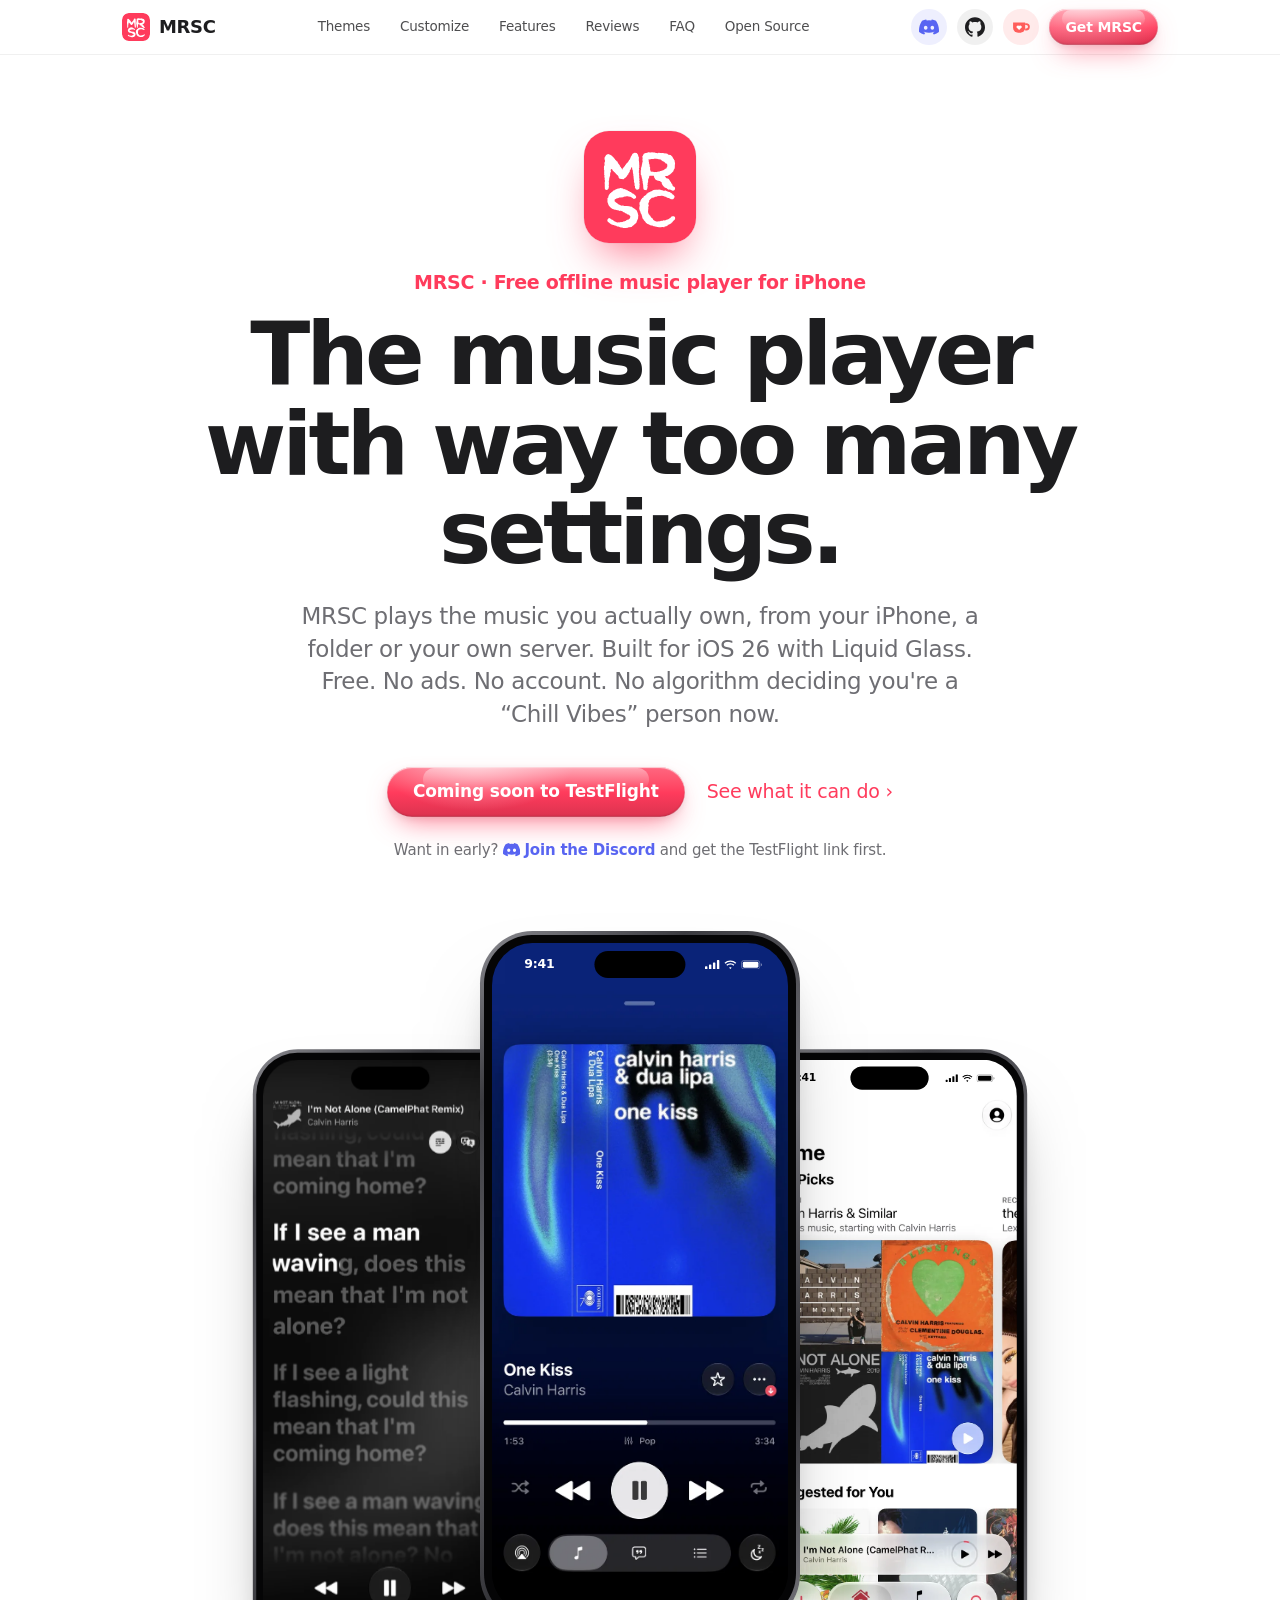
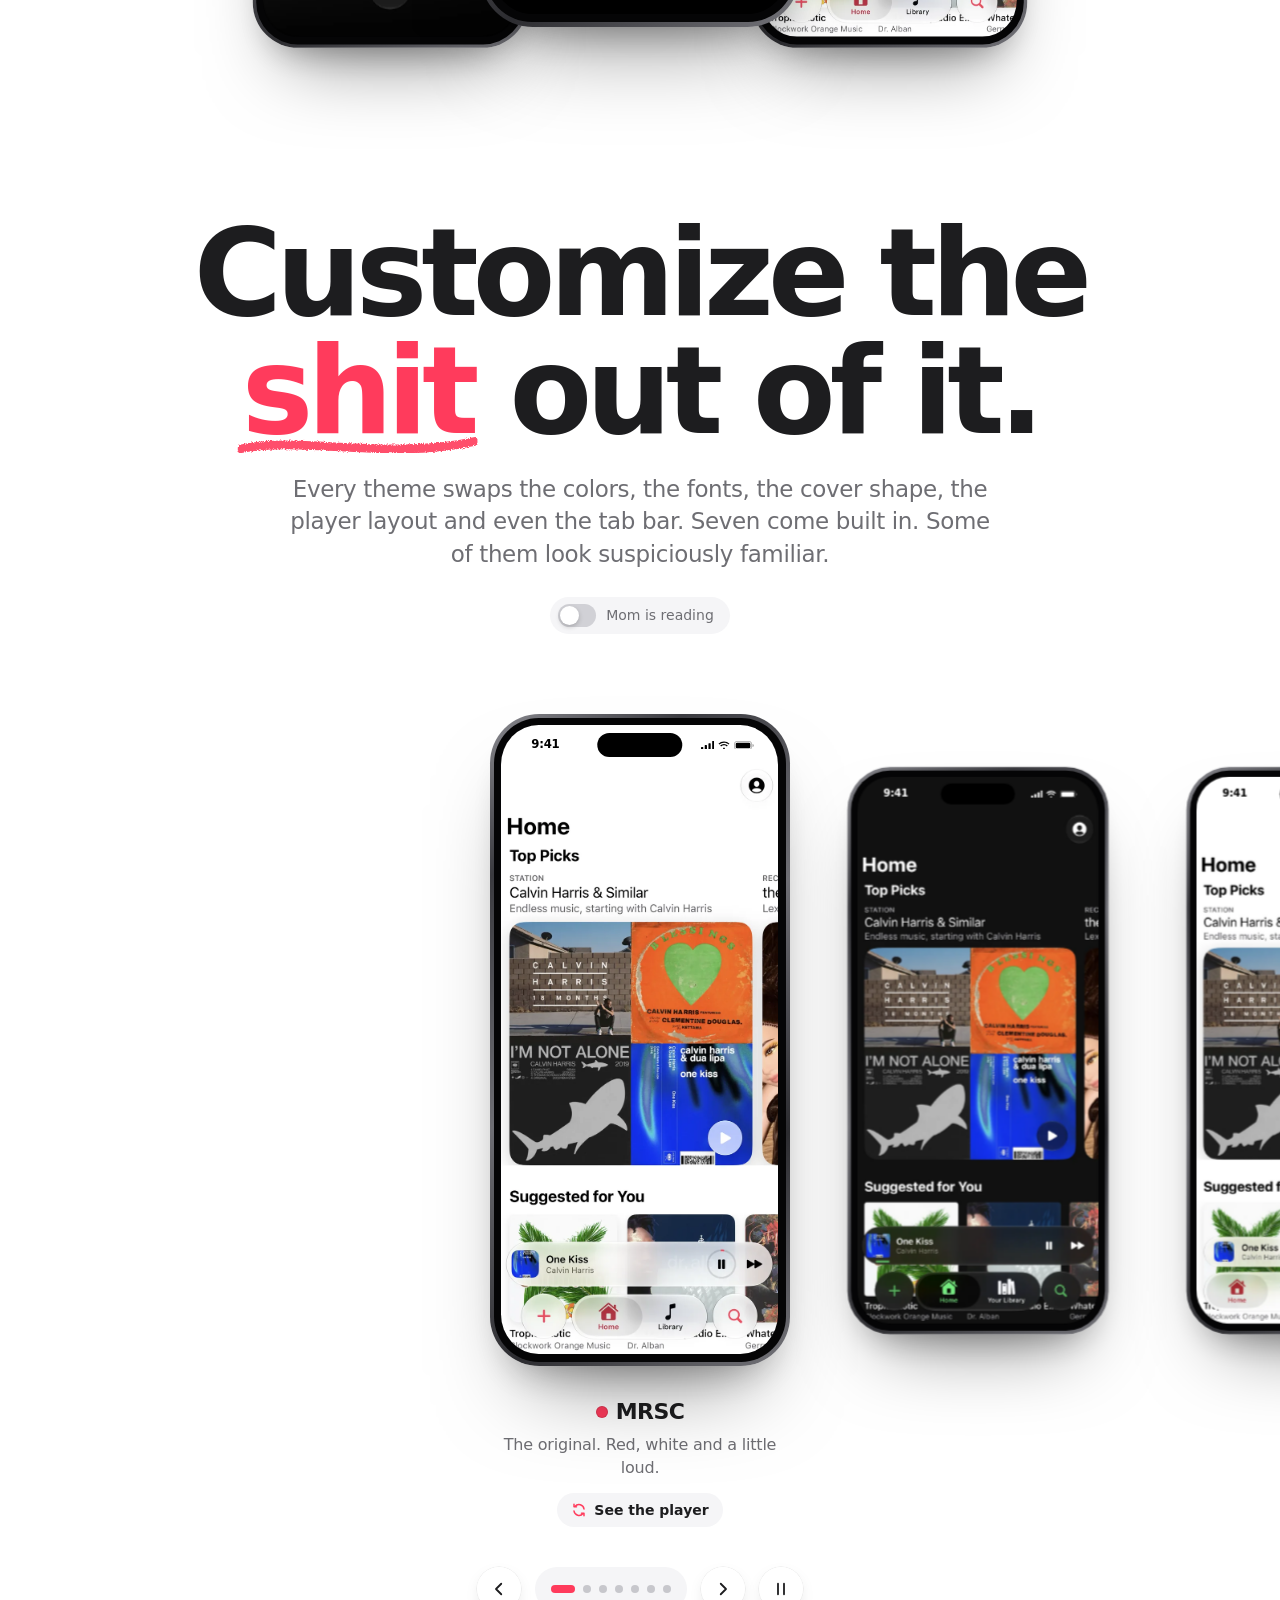
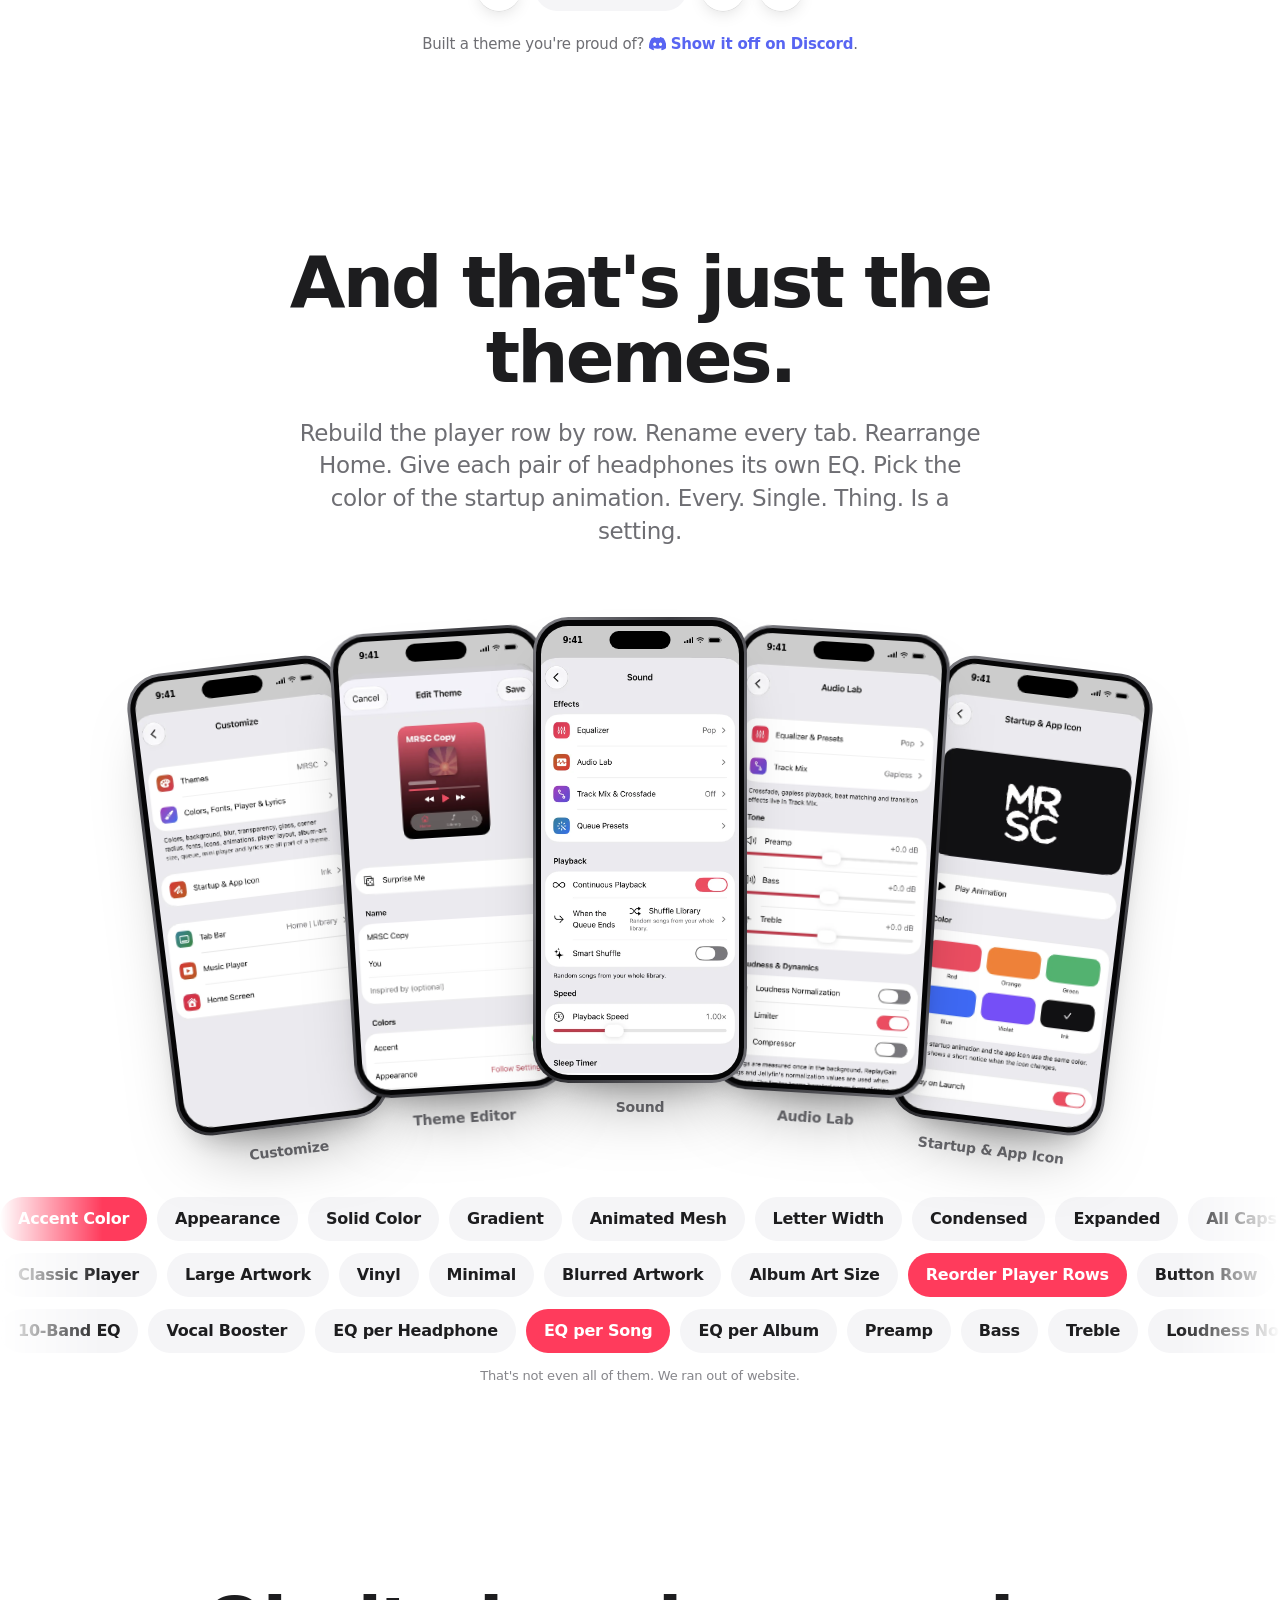
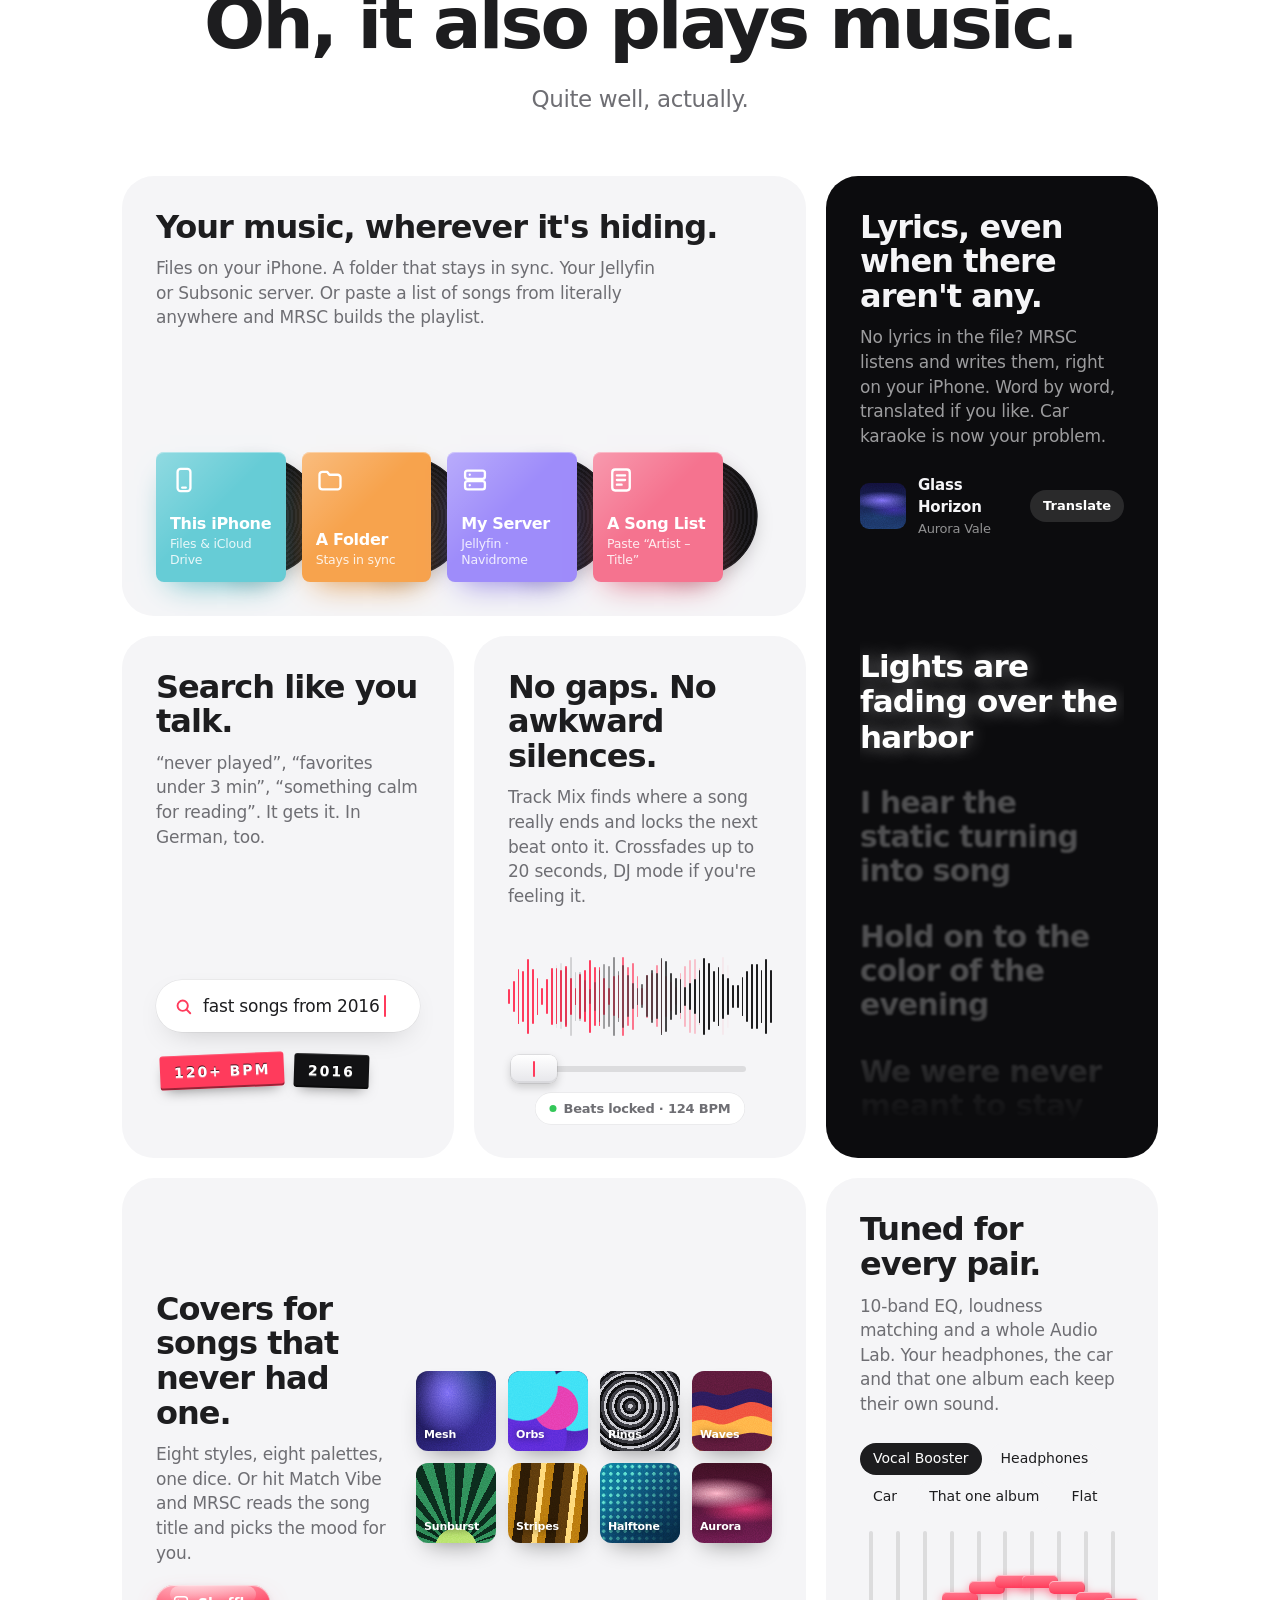
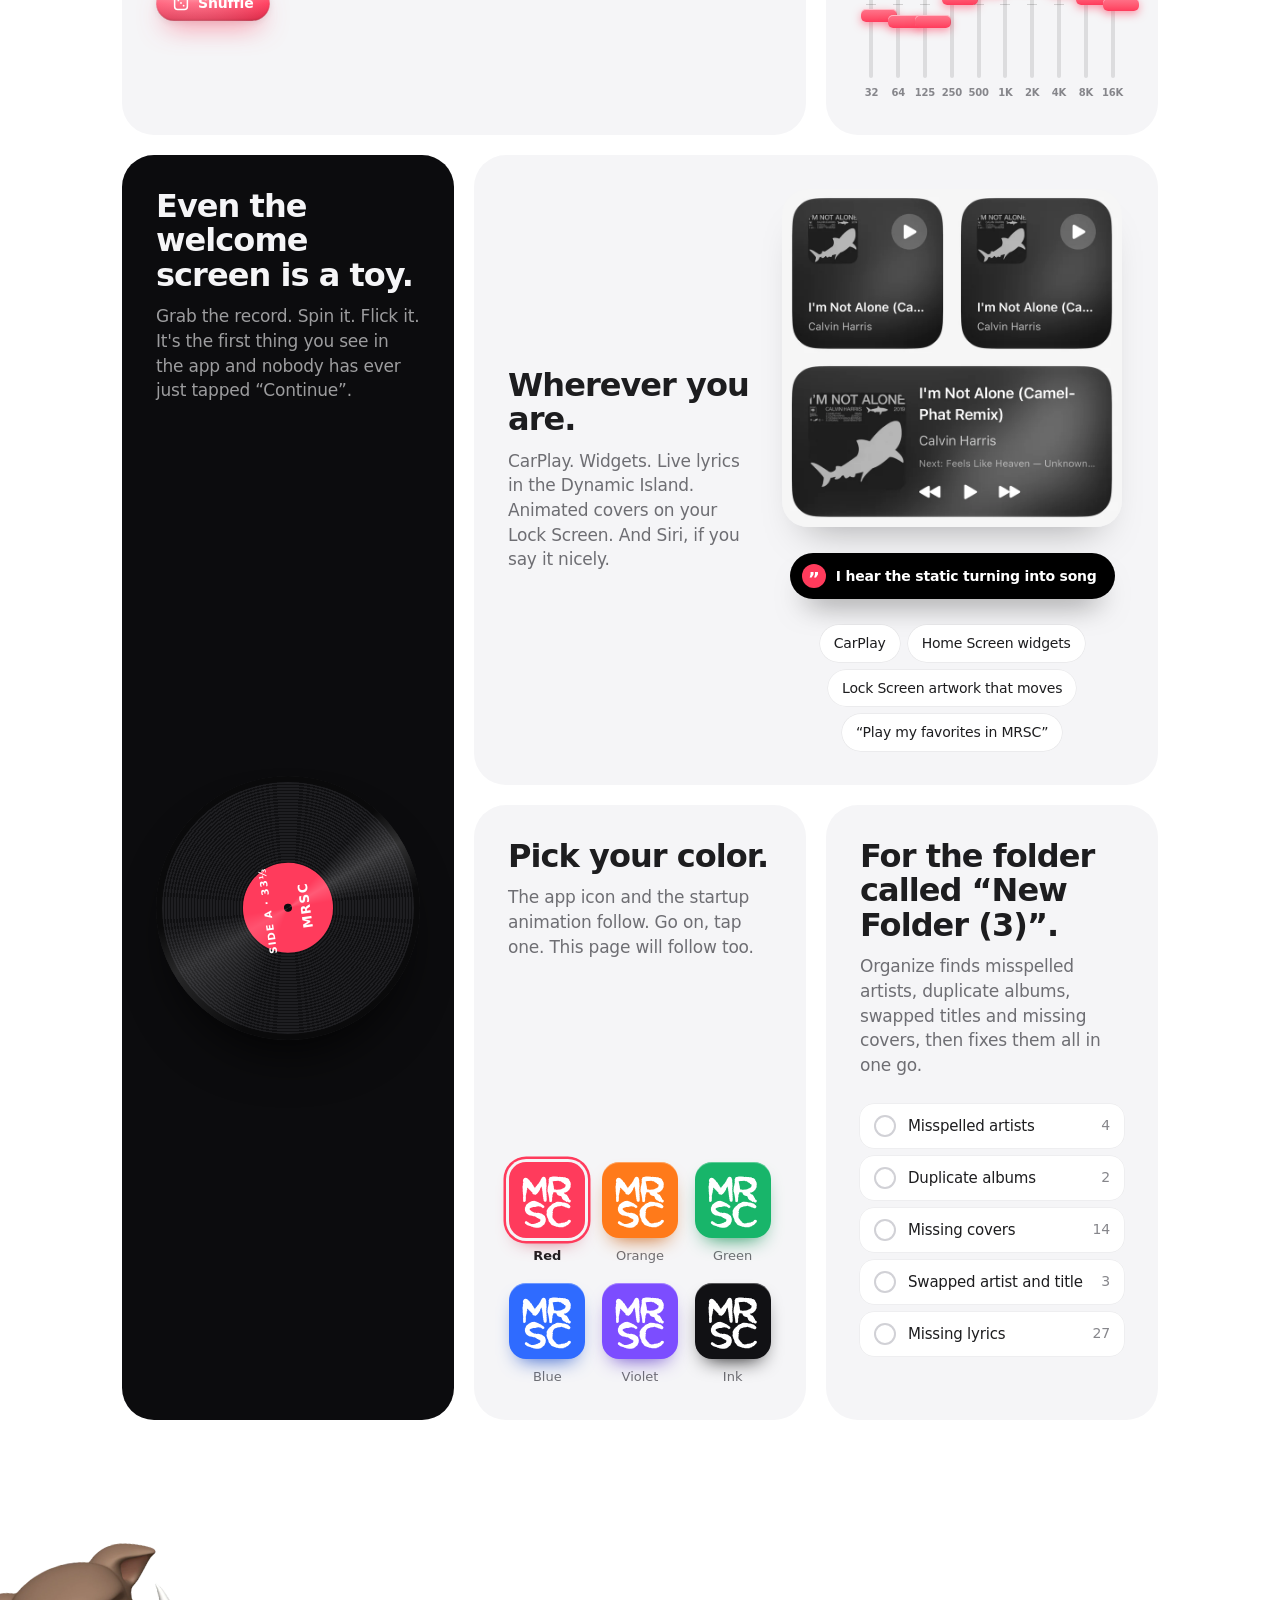
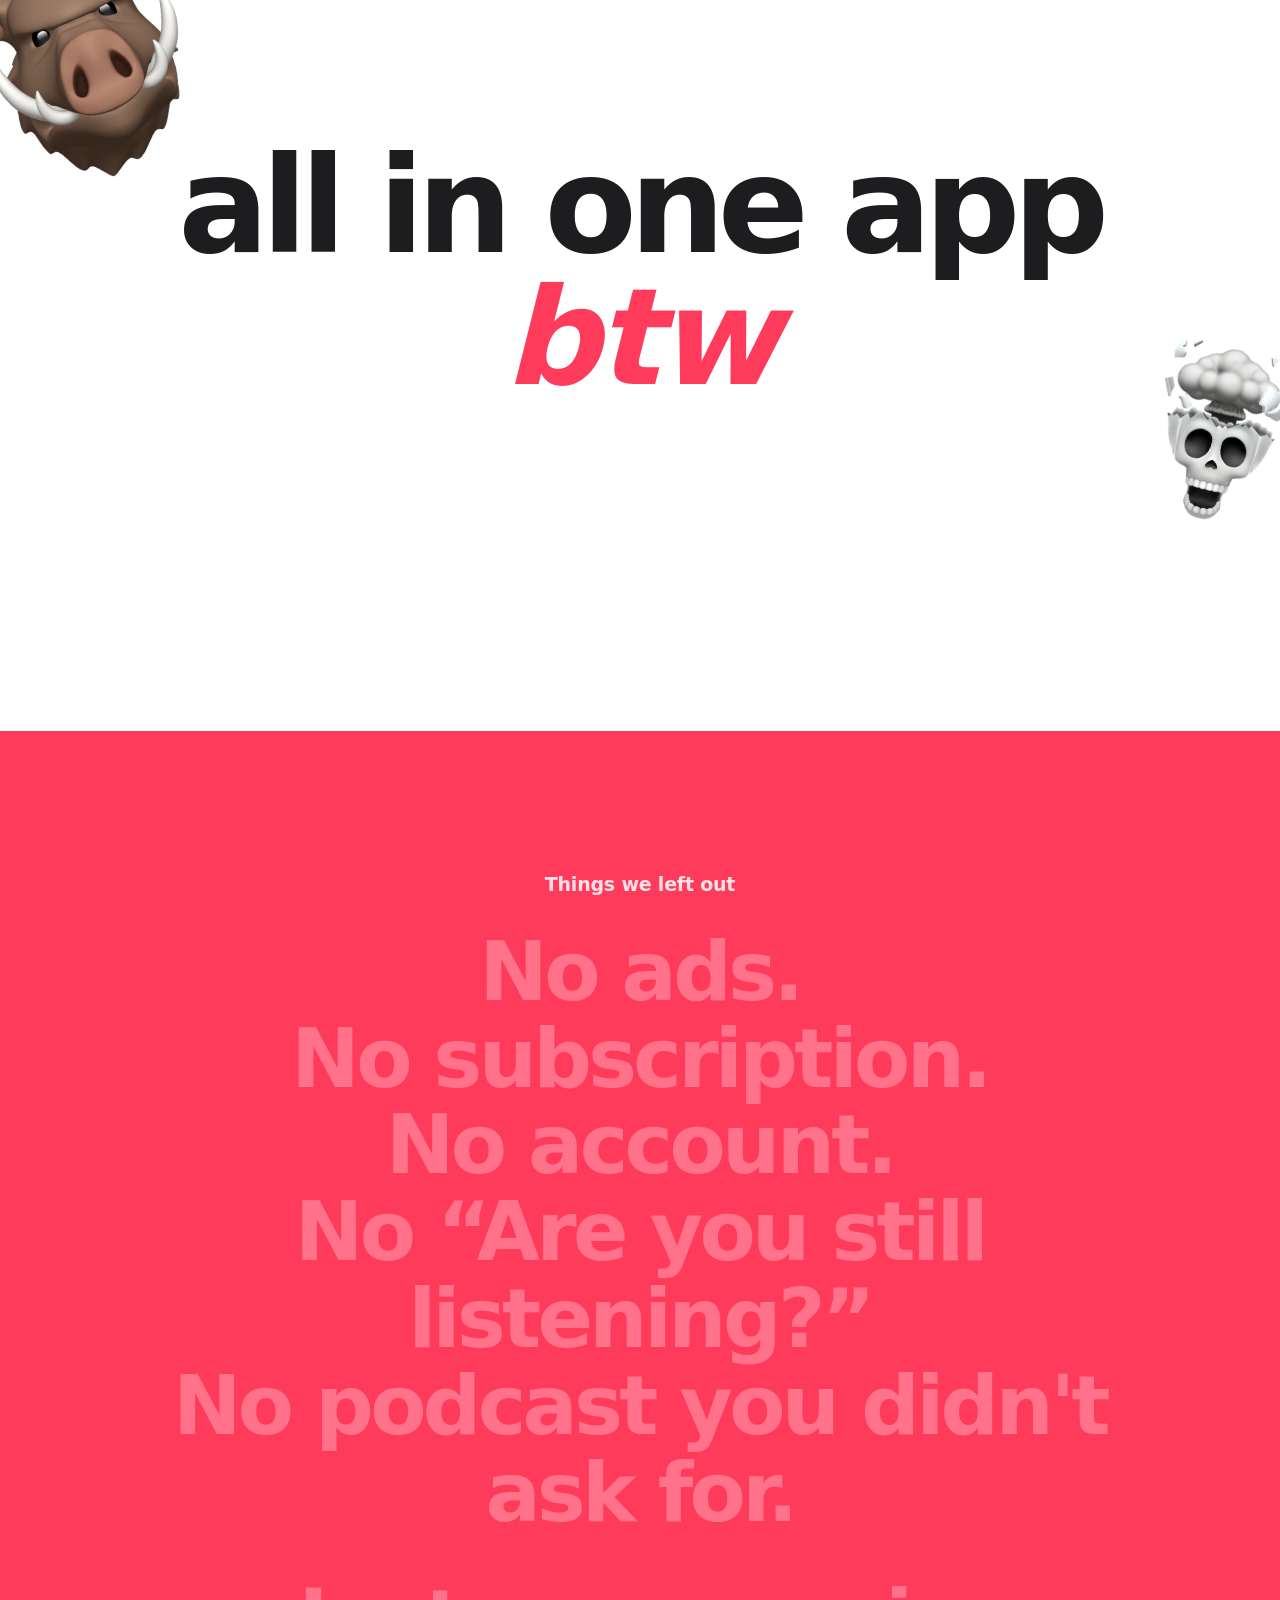
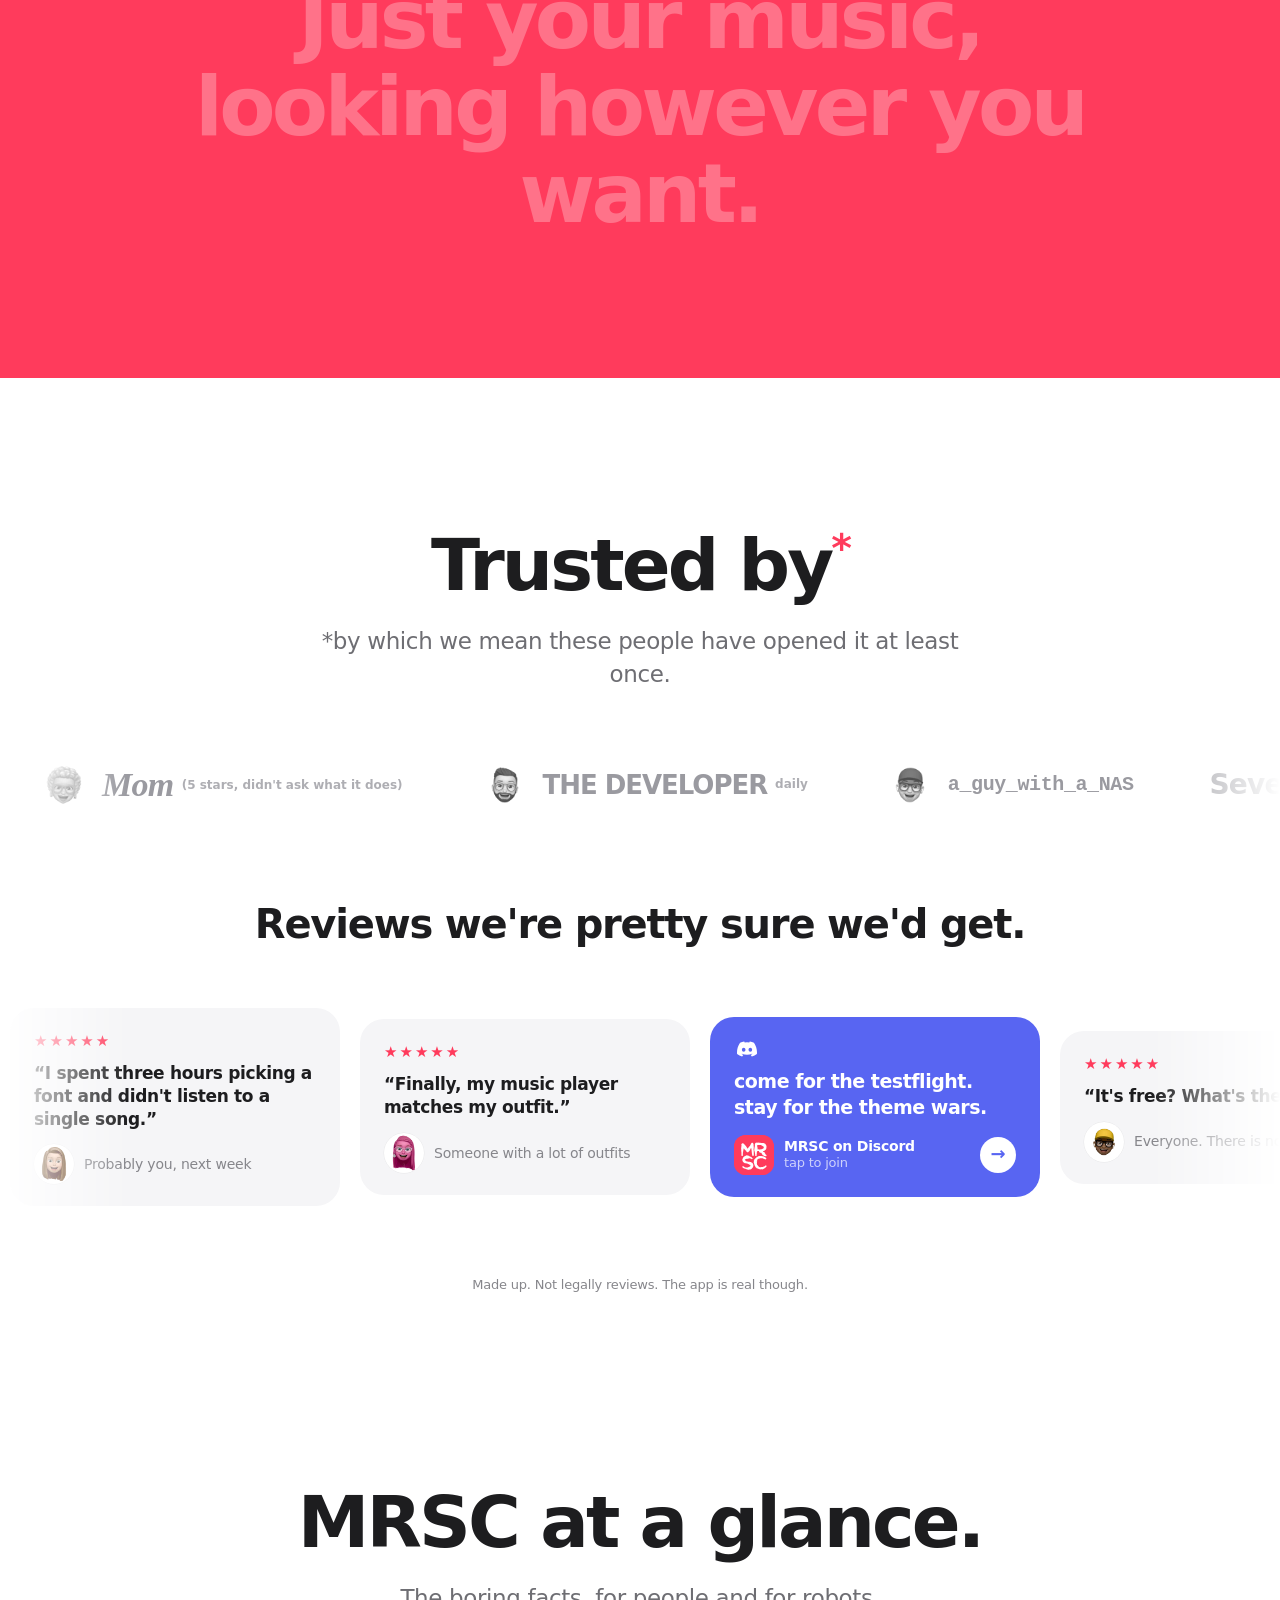
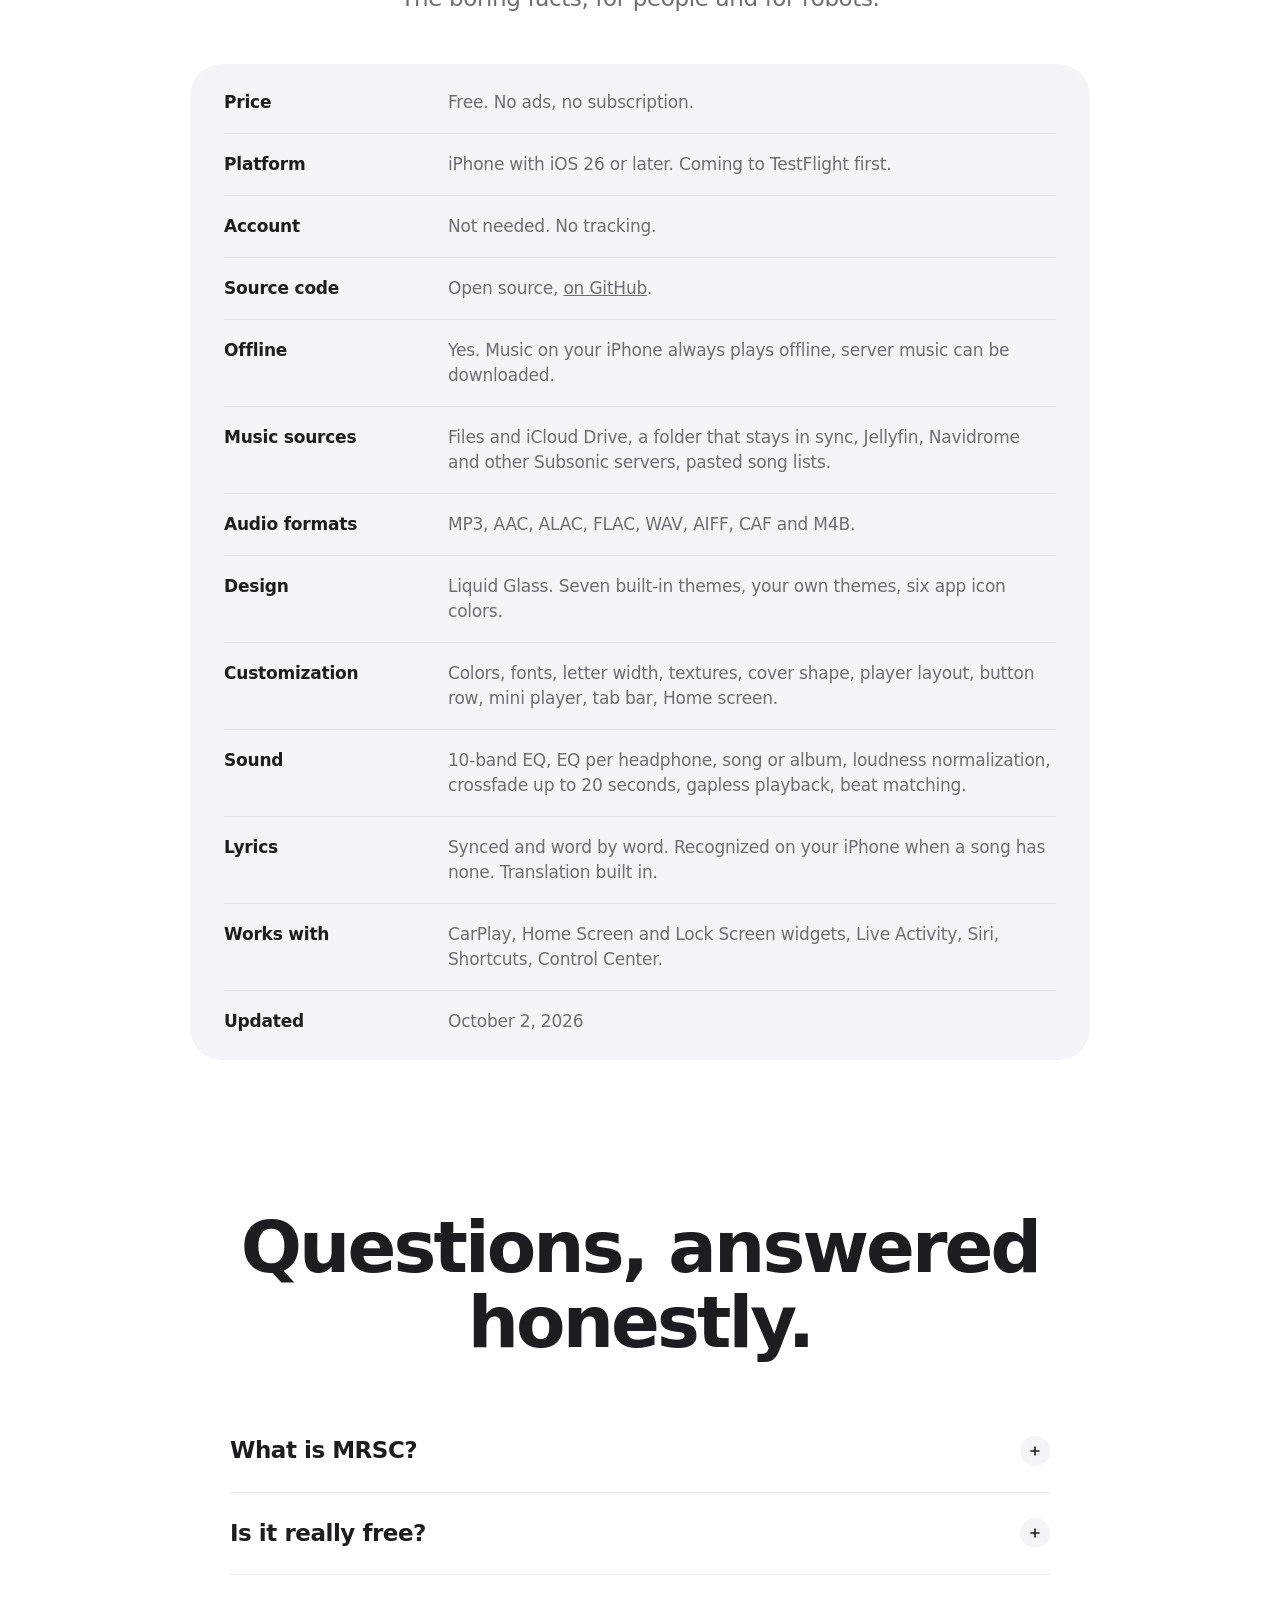
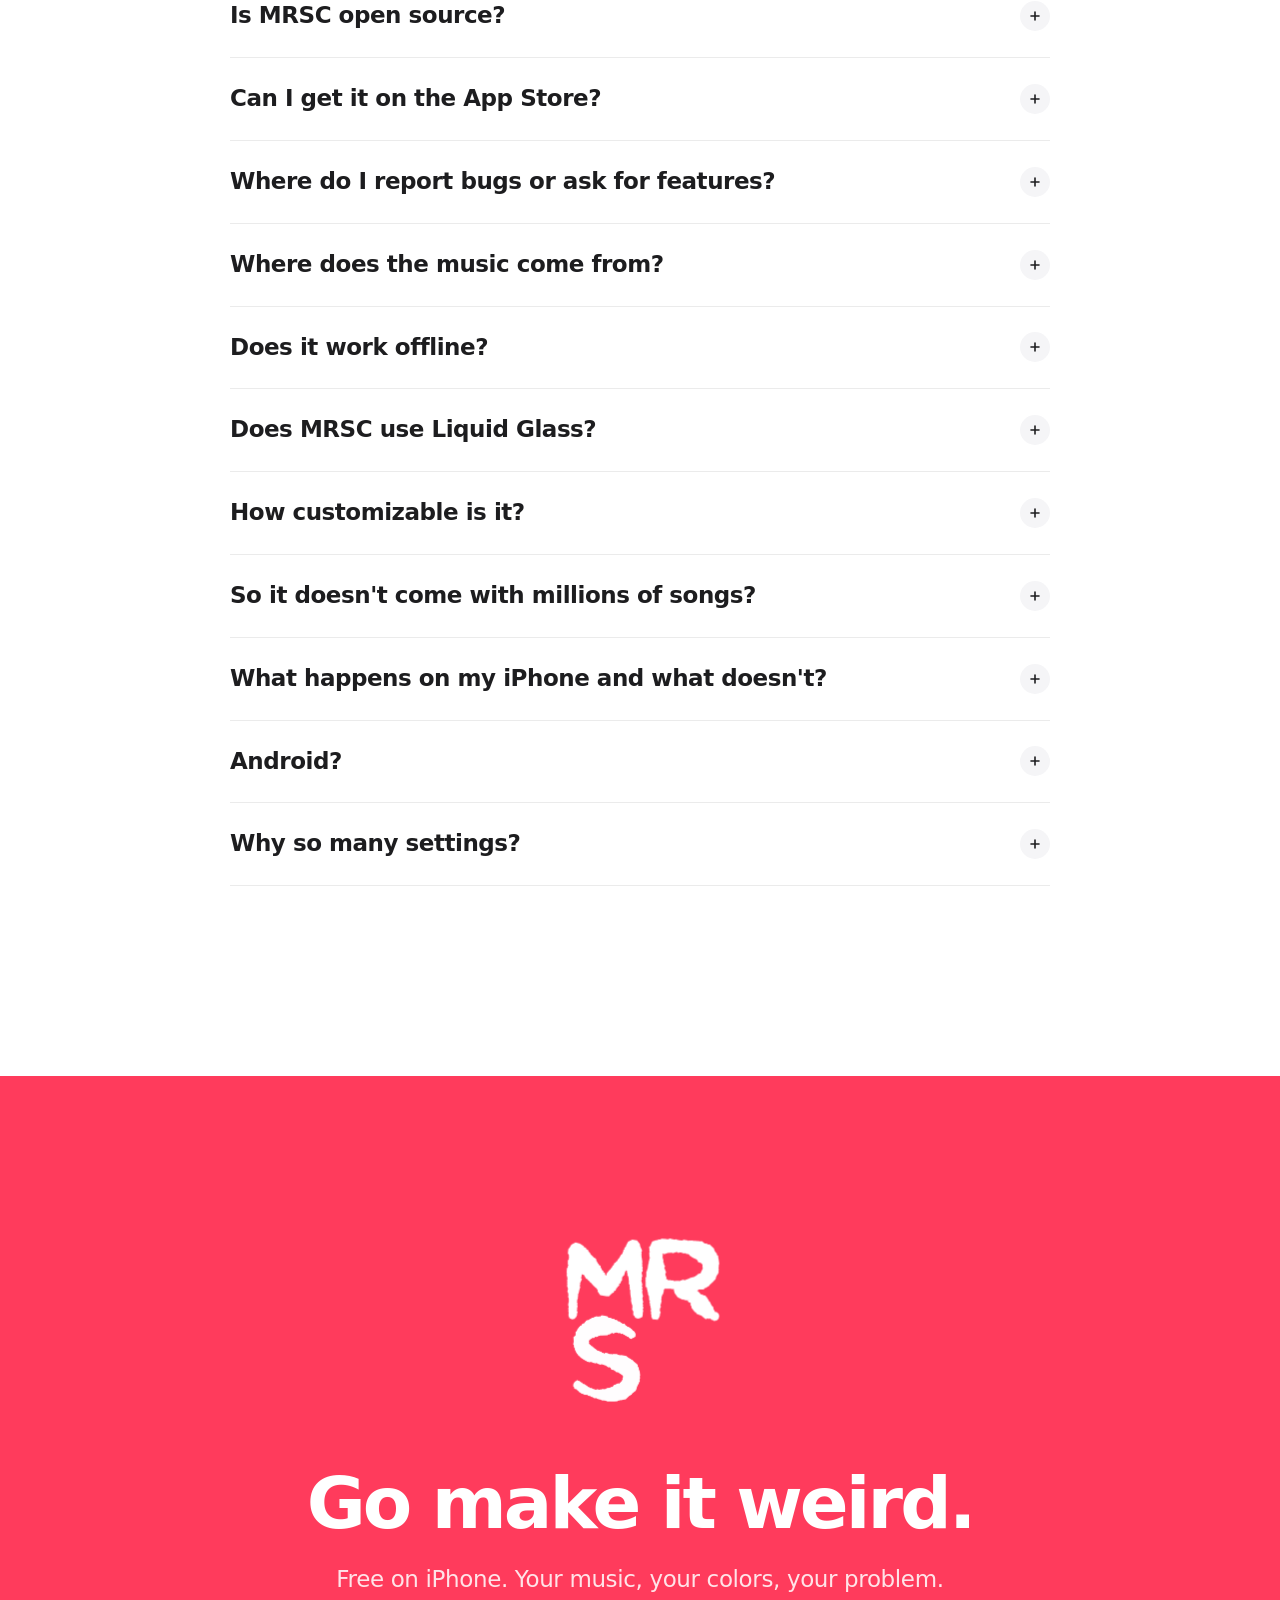
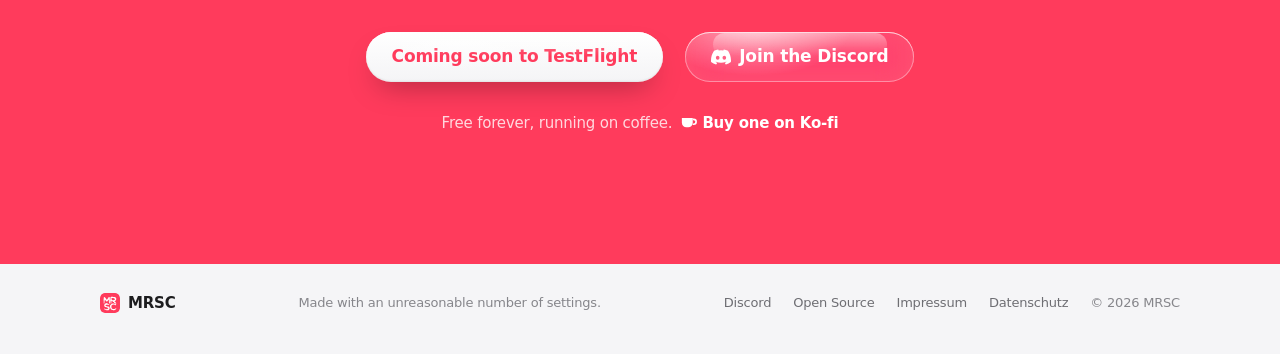
<file: website/index.html>
<!doctype html>
<html lang="en">
<head>
<meta charset="utf-8">
<meta name="viewport" content="width=device-width, initial-scale=1, viewport-fit=cover">
<title>MRSC – Free, Customizable Offline Music Player for iPhone</title>
<meta name="description" content="MRSC is a free, customizable offline music player for iPhone with Liquid Glass design. Plays your own files, folders, Jellyfin or Navidrome. No ads, no account.">
<link rel="canonical" href="https://mrsc.pages.dev/">
<meta name="robots" content="index, follow, max-image-preview:large">
<meta name="theme-color" content="#FF3B5C">
<meta name="application-name" content="MRSC">
<meta name="apple-mobile-web-app-title" content="MRSC">
<meta property="og:type" content="website">
<meta property="og:site_name" content="MRSC">
<meta property="og:url" content="https://mrsc.pages.dev/">
<meta property="og:title" content="MRSC: the free music player with way too many settings">
<meta property="og:description" content="A free, offline, endlessly customizable music player for iPhone. Liquid Glass, your own files or server, no ads, no account.">
<meta property="og:image" content="https://mrsc.pages.dev/img/og-image.jpg">
<meta property="og:image:width" content="1200">
<meta property="og:image:height" content="630">
<meta property="og:image:alt" content="MRSC on iPhone: the player and the Home screen, next to the MRSC logo">
<meta property="og:locale" content="en_US">
<meta name="twitter:card" content="summary_large_image">
<meta name="twitter:title" content="MRSC: the free music player with way too many settings">
<meta name="twitter:description" content="A free, offline, endlessly customizable music player for iPhone. Liquid Glass, your own files or server, no ads, no account.">
<meta name="twitter:image" content="https://mrsc.pages.dev/img/og-image.jpg">
<link rel="icon" href="/favicon.ico" sizes="48x48">
<link rel="icon" href="/assets/favicon.svg" type="image/svg+xml">
<link rel="icon" href="/assets/favicon-96.png" type="image/png" sizes="96x96">
<link rel="apple-touch-icon" href="/assets/apple-touch-icon.png">
<link rel="manifest" href="site.webmanifest">
<link rel="preload" as="image" href="img/player-mrsc.webp" type="image/webp">
<script type="application/ld+json">
{
 "@context": "https://schema.org",
 "@graph": [
  {
   "@type": "MobileApplication",
   "@id": "https://mrsc.pages.dev/#app",
   "name": "MRSC",
   "alternateName": "MRSC Music Player",
   "description": "A free, customizable offline music player for iPhone with Liquid Glass design. Plays music files, synced folders and Jellyfin, Navidrome or Subsonic servers. No ads, no account.",
   "url": "https://mrsc.pages.dev/",
   "image": "https://mrsc.pages.dev/assets/icon-512.png",
   "screenshot": [
    "https://mrsc.pages.dev/img/player-mrsc.webp",
    "https://mrsc.pages.dev/img/home-mrsc.webp",
    "https://mrsc.pages.dev/img/lyrics.webp",
    "https://mrsc.pages.dev/img/customize.webp"
   ],
   "operatingSystem": "iOS 26 or later",
   "applicationCategory": "MultimediaApplication",
   "applicationSubCategory": "Music player",
   "isAccessibleForFree": true,
   "codeRepository": "https://github.com/Henkek221/mrsc",
   "offers": {
    "@type": "Offer",
    "price": "0",
    "priceCurrency": "EUR"
   },
   "inLanguage": "en",
   "dateModified": "2026-10-02",
   "keywords": "offline music player, iPhone music player, customizable music player, Liquid Glass, free music player without ads, Jellyfin client, Navidrome client, Subsonic client, FLAC player, synced lyrics",
   "featureList": [
    "Plays music offline from files, iCloud Drive and synced folders",
    "Streams and downloads from Jellyfin, Navidrome and other Subsonic servers",
    "Liquid Glass design for iOS 26",
    "Seven built-in themes and a full theme editor",
    "Customizable player layout, button row, tab bar and Home screen",
    "Synced, word-by-word lyrics with on-device recognition and translation",
    "10-band equalizer, per-headphone EQ, loudness normalization",
    "Crossfade, gapless playback and beat-matched transitions",
    "Smart search in plain English or German",
    "CarPlay, widgets, Live Activity, Siri and Shortcuts",
    "No ads, no subscription, no account",
    "Open source on GitHub"
   ],
   "publisher": {
    "@id": "https://mrsc.pages.dev/#org"
   }
  },
  {
   "@type": "Organization",
   "@id": "https://mrsc.pages.dev/#org",
   "name": "MRSC",
   "url": "https://mrsc.pages.dev/",
   "logo": "https://mrsc.pages.dev/assets/icon-512.png",
   "sameAs": [
    "https://discord.gg/kZTTJxjvQW",
    "https://github.com/Henkek221/mrsc",
    "https://ko-fi.com/henrikkk"
   ]
  },
  {
   "@type": "WebSite",
   "@id": "https://mrsc.pages.dev/#website",
   "url": "https://mrsc.pages.dev/",
   "name": "MRSC",
   "inLanguage": "en",
   "publisher": {
    "@id": "https://mrsc.pages.dev/#org"
   }
  },
  {
   "@type": "FAQPage",
   "@id": "https://mrsc.pages.dev/#faq",
   "mainEntity": [
    {
     "@type": "Question",
     "name": "What is MRSC?",
     "acceptedAnswer": {
      "@type": "Answer",
      "text": "MRSC is a free music player for iPhone that plays the music you own: files on your iPhone, a folder that stays in sync, or your own Jellyfin, Navidrome or Subsonic server. It works offline, has no ads and no account, uses Apple's Liquid Glass design and lets you customize almost everything."
     }
    },
    {
     "@type": "Question",
     "name": "Is it really free?",
     "acceptedAnswer": {
      "@type": "Answer",
      "text": "Yes. No ads, no subscription, no account. The app's own About page says so and we're not going to argue with it. If you'd like to say thanks anyway, you can buy the developer a coffee on Ko-fi."
     }
    },
    {
     "@type": "Question",
     "name": "Is MRSC open source?",
     "acceptedAnswer": {
      "@type": "Answer",
      "text": "Yes. The whole app is on GitHub. Read it, fork it, or add the setting you think is missing and send a pull request."
     }
    },
    {
     "@type": "Question",
     "name": "Can I get it on the App Store?",
     "acceptedAnswer": {
      "@type": "Answer",
      "text": "Not yet. MRSC is coming to TestFlight first, so you can try the beta before it lands in the App Store. Join the MRSC Discord and you get the TestFlight link first."
     }
    },
    {
     "@type": "Question",
     "name": "Where do I report bugs or ask for features?",
     "acceptedAnswer": {
      "@type": "Answer",
      "text": "On the MRSC Discord. Post bugs, ideas and your weirdest themes there. Someone actually reads it, usually faster than is healthy."
     }
    },
    {
     "@type": "Question",
     "name": "Where does the music come from?",
     "acceptedAnswer": {
      "@type": "Answer",
      "text": "From you. Files on your iPhone or iCloud Drive, a folder that stays in sync, or your own music server: Jellyfin, Navidrome and anything else that speaks Subsonic (Gonic, Airsonic, Ampache, Nextcloud Music). It plays MP3, AAC, ALAC, FLAC, WAV, AIFF and friends."
     }
    },
    {
     "@type": "Question",
     "name": "Does it work offline?",
     "acceptedAnswer": {
      "@type": "Answer",
      "text": "Yes. Music on your iPhone always plays offline. Music from your server can be downloaded, then you flip on Offline Mode. Favorites and plays you change offline sync back once you're online again."
     }
    },
    {
     "@type": "Question",
     "name": "Does MRSC use Liquid Glass?",
     "acceptedAnswer": {
      "@type": "Answer",
      "text": "Yes. MRSC is built for iOS 26 and uses Apple's Liquid Glass for the tab bar, the player controls and the buttons. Themes can tint the glass with your accent color and change blur, transparency and corner radius."
     }
    },
    {
     "@type": "Question",
     "name": "How customizable is it?",
     "acceptedAnswer": {
      "@type": "Answer",
      "text": "Very. Seven built-in themes, or build your own: accent color, background, font, letter width, textures, cover shape, player layout, button row, mini player, tab bar, Home screen and app icon. Themes can be shared as .mrsctheme files."
     }
    },
    {
     "@type": "Question",
     "name": "So it doesn't come with millions of songs?",
     "acceptedAnswer": {
      "@type": "Answer",
      "text": "Nope. MRSC plays the music you already have. Free streaming of everything would be lovely, but lawyers exist. You can paste a song list from anywhere and MRSC builds the playlist from your own library."
     }
    },
    {
     "@type": "Question",
     "name": "What happens on my iPhone and what doesn't?",
     "acceptedAnswer": {
      "@type": "Answer",
      "text": "Lyrics recognition, translation, smart search and the daily “Made for You” mixes all run on your iPhone. When you ask MRSC to fix tags or find covers, it looks them up online (iTunes Search, MusicBrainz, Cover Art Archive)."
     }
    },
    {
     "@type": "Question",
     "name": "Android?",
     "acceptedAnswer": {
      "@type": "Answer",
      "text": "iPhone only. Portrait only. We have priorities."
     }
    },
    {
     "@type": "Question",
     "name": "Why so many settings?",
     "acceptedAnswer": {
      "@type": "Answer",
      "text": "Yes."
     }
    }
   ]
  }
 ]
}
</script>
<link rel="stylesheet" href="styles.css?v=20261005">
<script>document.documentElement.classList.add('js')</script>
<noscript><style>.splash{display:none}body.is-splashing{overflow:auto}</style></noscript>
</head>
<body class="is-splashing">
<svg width="0" height="0" style="position:absolute" aria-hidden="true"><symbol id="i-discord" viewBox="0 0 24 24"><path d="M20.317 4.37a19.791 19.791 0 0 0-4.885-1.515.074.074 0 0 0-.079.037c-.21.375-.444.864-.608 1.25a18.27 18.27 0 0 0-5.487 0 12.64 12.64 0 0 0-.617-1.25.077.077 0 0 0-.079-.037A19.736 19.736 0 0 0 3.677 4.37a.07.07 0 0 0-.032.027C.533 9.046-.32 13.58.099 18.057a.082.082 0 0 0 .031.057 19.9 19.9 0 0 0 5.993 3.03.078.078 0 0 0 .084-.028c.462-.63.874-1.295 1.226-1.994a.076.076 0 0 0-.041-.106 13.107 13.107 0 0 1-1.872-.892.077.077 0 0 1-.008-.128 10.2 10.2 0 0 0 .372-.292.074.074 0 0 1 .077-.01c3.928 1.793 8.18 1.793 12.062 0a.074.074 0 0 1 .078.01c.12.098.246.198.373.292a.077.077 0 0 1-.006.127 12.299 12.299 0 0 1-1.873.892.077.077 0 0 0-.041.107c.36.698.772 1.362 1.225 1.993a.076.076 0 0 0 .084.028 19.839 19.839 0 0 0 6.002-3.03.077.077 0 0 0 .032-.054c.5-5.177-.838-9.674-3.549-13.66a.061.061 0 0 0-.031-.03zM8.02 15.33c-1.183 0-2.157-1.085-2.157-2.419 0-1.333.956-2.419 2.157-2.419 1.21 0 2.176 1.096 2.157 2.42 0 1.333-.956 2.418-2.157 2.418zm7.975 0c-1.183 0-2.157-1.085-2.157-2.419 0-1.333.955-2.419 2.157-2.419 1.21 0 2.176 1.096 2.157 2.42 0 1.333-.946 2.418-2.157 2.418z"/></symbol><symbol id="i-kofi" viewBox="0 0 24 24"><path d="M2.5 6.5h14.5v6.5a6 6 0 0 1-6 6H8.5a6 6 0 0 1-6-6z"/><path d="M17 8.5h1.25a3.25 3.25 0 0 1 0 6.5H17" fill="none" stroke="currentColor" stroke-width="2.2"/><path d="M9.75 15.6l-2.7-2.6a1.7 1.7 0 0 1 2.4-2.4l.3.3.3-.3a1.7 1.7 0 0 1 2.4 2.4z" fill="#fff"/></symbol><symbol id="i-github" viewBox="0 0 24 24"><path d="M12 .297c-6.63 0-12 5.373-12 12 0 5.303 3.438 9.8 8.205 11.385.6.113.82-.258.82-.577 0-.285-.01-1.04-.015-2.04-3.338.724-4.042-1.61-4.042-1.61C4.422 18.07 3.633 17.7 3.633 17.7c-1.087-.744.084-.729.084-.729 1.205.084 1.838 1.236 1.838 1.236 1.07 1.835 2.809 1.305 3.495.998.108-.776.417-1.305.76-1.605-2.665-.3-5.466-1.332-5.466-5.93 0-1.31.465-2.38 1.235-3.22-.135-.303-.54-1.523.105-3.176 0 0 1.005-.322 3.3 1.23.96-.267 1.98-.399 3-.405 1.02.006 2.04.138 3 .405 2.28-1.552 3.285-1.23 3.285-1.23.645 1.653.24 2.873.12 3.176.765.84 1.23 1.91 1.23 3.22 0 4.61-2.805 5.625-5.475 5.92.42.36.81 1.096.81 2.22 0 1.606-.015 2.896-.015 3.286 0 .315.21.69.825.57C20.565 22.092 24 17.592 24 12.297c0-6.627-5.373-12-12-12"/></symbol></svg>

<!-- Startup animation: the same stamp as the app (Startup.swift) -->
<div class="splash" id="splash" aria-hidden="true">
  <div class="splash-flood"></div>
  <svg class="splash-logo" viewBox="0 0 1024 1024"></svg>
</div>

<header class="nav" id="nav">
  <div class="nav-inner">
    <a class="nav-brand" href="#top" aria-label="MRSC home">
      <img src="assets/favicon.svg" alt="" width="28" height="28">
      <span>MRSC</span>
    </a>
    <nav class="nav-links" aria-label="Sections">
      <a href="#customize">Themes</a>
      <a href="#knobs">Customize</a>
      <a href="#features">Features</a>
      <a href="#trusted">Reviews</a>
      <a href="#faq">FAQ</a>
      <a href="open-source.html">Open Source</a>
    </nav>
    <div class="nav-actions">
      <a class="nav-discord" href="https://discord.gg/kZTTJxjvQW" target="_blank" rel="noopener" aria-label="MRSC on Discord"><svg viewBox="0 0 24 24" aria-hidden="true"><use href="#i-discord"/></svg></a>
      <a class="nav-discord nav-github" href="https://github.com/Henkek221/mrsc" target="_blank" rel="noopener" aria-label="MRSC on GitHub"><svg viewBox="0 0 24 24" aria-hidden="true"><use href="#i-github"/></svg></a>
      <a class="nav-discord nav-kofi" href="https://ko-fi.com/henrikkk" target="_blank" rel="noopener" aria-label="Buy MRSC a coffee on Ko-fi"><svg viewBox="0 0 24 24" aria-hidden="true"><use href="#i-kofi"/></svg></a>
      <a class="glass-btn glass-btn--sm" href="#get" data-store-link>Get MRSC</a>
    </div>
  </div>
</header>

<main id="top">

  <!-- Hero -->
  <section class="hero">
    <div class="hero-copy reveal">
      <img class="hero-icon" src="assets/icon.svg" alt="MRSC app icon" width="112" height="112">
      <p class="hero-kicker">MRSC · Free offline music player for iPhone</p>
      <h1>The music player with way&nbsp;too many settings.</h1>
      <p class="lede">MRSC plays the music you actually own, from your iPhone, a folder or your own server. Built for iOS 26 with Liquid Glass. Free. No ads. No account. No algorithm deciding you're a “Chill Vibes” person now.</p>
      <div class="cta-row">
        <a class="glass-btn" href="#get" data-store-link><span data-store-label>Coming soon to TestFlight</span></a>
        <a class="text-link" href="#customize">See what it can do <span aria-hidden="true">›</span></a>
      </div>
      <p class="dc-note">Want in early? <a href="https://discord.gg/kZTTJxjvQW" target="_blank" rel="noopener"><svg viewBox="0 0 24 24" aria-hidden="true"><use href="#i-discord"/></svg>Join the Discord</a> and get the TestFlight link first.</p>
    </div>
    <div class="hero-phones" id="heroPhones">
      <div class="hero-phone hero-phone--left" data-shot="lyrics" data-mock="lyrics" data-theme="crimson"></div>
      <div class="hero-phone hero-phone--center" data-shot="player-mrsc" data-mock="np" data-theme="mrsc"></div>
      <div class="hero-phone hero-phone--right" data-shot="home" data-mock="library" data-theme="mrsc"></div>
    </div>
  </section>

  <!-- Customize the shit out of it -->
  <section class="customize" id="customize">
    <div class="section-head reveal">
      <h2 class="mega">Customize the <span class="swear" id="swear"><span class="swear-word">shit</span><svg class="brush-underline" viewBox="0 0 480 40" preserveAspectRatio="none" aria-hidden="true"><defs><filter id="rough" x="-5%" y="-50%" width="110%" height="200%"><feTurbulence type="fractalNoise" baseFrequency="0.9" numOctaves="2" seed="4"/><feDisplacementMap in="SourceGraphic" scale="5"/></filter></defs><path d="M6 26 C120 12 300 38 474 18"/></svg></span> out of it.</h2>
      <p class="lede">Every theme swaps the colors, the fonts, the cover shape, the player layout and even the tab bar. Seven come built in. Some of them look suspiciously familiar.</p>
      <button class="mom-toggle" id="momToggle" type="button" aria-pressed="false">
        <span class="mom-switch" aria-hidden="true"><span></span></span>
        Mom is reading
      </button>
    </div>

    <div class="carousel" id="carousel" aria-roledescription="carousel" aria-label="Themes">
      <div class="carousel-track" id="carouselTrack"></div>
    </div>
    <div class="carousel-ui">
      <button class="glass-round" id="carPrev" type="button" aria-label="Previous theme"><svg viewBox="0 0 24 24"><path d="M15 5l-7 7 7 7"/></svg></button>
      <div class="carousel-dots" id="carouselDots" role="tablist"></div>
      <button class="glass-round" id="carNext" type="button" aria-label="Next theme"><svg viewBox="0 0 24 24"><path d="M9 5l7 7-7 7"/></svg></button>
      <button class="glass-round" id="carPlay" type="button" aria-label="Pause slideshow"><svg viewBox="0 0 24 24" class="i-pause"><path d="M8 5v14M16 5v14"/></svg><svg viewBox="0 0 24 24" class="i-play"><path d="M8 5l11 7-11 7z"/></svg></button>
    </div>
    <p class="dc-note center">Built a theme you're proud of? <a href="https://discord.gg/kZTTJxjvQW" target="_blank" rel="noopener"><svg viewBox="0 0 24 24" aria-hidden="true"><use href="#i-discord"/></svg>Show it off on Discord</a>.</p>
  </section>

  <!-- Every knob -->
  <section class="knobs" id="knobs">
    <div class="section-head reveal">
      <h2>And that's just the themes.</h2>
      <p class="lede">Rebuild the player row by row. Rename every tab. Rearrange Home. Give each pair of headphones its own EQ. Pick the color of the startup animation. Every. Single. Thing. Is a setting.</p>
    </div>
    <div class="knob-phones" id="knobPhones">
      <figure class="knob-phone" style="--r:-7deg;--y:46px"><div data-shot="customize"></div><figcaption>Customize</figcaption></figure>
      <figure class="knob-phone" style="--r:-3.5deg;--y:12px"><div data-shot="edit-theme"></div><figcaption>Theme Editor</figcaption></figure>
      <figure class="knob-phone knob-phone--mid" style="--r:0deg;--y:0px"><div data-shot="sound"></div><figcaption>Sound</figcaption></figure>
      <figure class="knob-phone" style="--r:3.5deg;--y:12px"><div data-shot="audio-lab"></div><figcaption>Audio Lab</figcaption></figure>
      <figure class="knob-phone" style="--r:7deg;--y:46px"><div data-shot="app-icon"></div><figcaption>Startup &amp; App Icon</figcaption></figure>
    </div>
    <div class="knob-wall" id="knobWall" aria-label="Some of the settings in MRSC"></div>
    <p class="fine center">That's not even all of them. We ran out of website.</p>
  </section>

  <!-- Features -->
  <section class="features" id="features">
    <div class="section-head reveal">
      <h2>Oh, it also plays music.</h2>
      <p class="lede">Quite well, actually.</p>
    </div>

    <div class="bento">
      <article class="tile tile--wide tile--sources reveal">
        <div class="tile-copy">
          <h3>Your music, wherever it's hiding.</h3>
          <p>Files on your iPhone. A folder that stays in sync. Your Jellyfin or Subsonic server. Or paste a list of songs from literally anywhere and MRSC builds the playlist.</p>
        </div>
        <div class="sleeves" id="sleeves"></div>
      </article>
      <article class="tile tile--tall tile--dark tile--lyrics reveal">
        <div class="tile-copy">
          <h3>Lyrics, even when there aren't any.</h3>
          <p>No lyrics in the file? MRSC listens and writes them, right on your iPhone. Word by word, translated if you like. Car karaoke is now your problem.</p>
        </div>
        <div class="lyrics-demo" id="lyricsDemo"></div>
      </article>
      <article class="tile tile--search reveal">
        <div class="tile-copy">
          <h3>Search like you talk.</h3>
          <p>“never played”, “favorites under 3 min”, “something calm for reading”. It gets it. In German, too.</p>
        </div>
        <div class="search-demo">
          <div class="search-pill"><svg viewBox="0 0 24 24" aria-hidden="true"><circle cx="11" cy="11" r="6.5"/><path d="M16 16l4.5 4.5"/></svg><span id="searchText"></span><i class="caret"></i></div>
          <div class="tapes" id="tapes"></div>
        </div>
      </article>
      <article class="tile tile--mix reveal">
        <div class="tile-copy">
          <h3>No gaps. No awkward silences.</h3>
          <p>Track Mix finds where a song really ends and locks the next beat onto it. Crossfades up to 20 seconds, DJ mode if you're feeling it.</p>
        </div>
        <div class="mix-demo" id="mixDemo">
          <div class="mix-wave mix-wave--a"></div>
          <div class="mix-wave mix-wave--b"></div>
          <div class="mix-fader"><span></span></div>
          <div class="mix-label">Beats locked · 124 BPM</div>
        </div>
      </article>
      <article class="tile tile--wide tile--covers reveal">
        <div class="tile-copy">
          <h3>Covers for songs that never had one.</h3>
          <p>Eight styles, eight palettes, one dice. Or hit Match Vibe and MRSC reads the song title and picks the mood for you.</p>
          <button class="glass-btn glass-btn--sm" id="coverShuffle" type="button">
            <svg viewBox="0 0 24 24" aria-hidden="true"><rect x="3.5" y="3.5" width="17" height="17" rx="4"/><circle cx="8.5" cy="8.5" r="1.2" class="dot"/><circle cx="15.5" cy="15.5" r="1.2" class="dot"/><circle cx="12" cy="12" r="1.2" class="dot"/></svg>
            Shuffle
          </button>
        </div>
        <div class="cover-grid" id="coverGrid"></div>
      </article>
      <article class="tile tile--eq reveal">
        <div class="tile-copy">
          <h3>Tuned for every pair.</h3>
          <p>10-band EQ, loudness matching and a whole Audio Lab. Your headphones, the car and that one album each keep their own sound.</p>
        </div>
        <div class="eq-demo">
          <div class="eq-chips" id="eqChips"></div>
          <div class="eq-faders" id="eqFaders"></div>
        </div>
      </article>
      <article class="tile tile--tall tile--vinyl tile--dark reveal">
        <div class="tile-copy">
          <h3>Even the welcome screen is a toy.</h3>
          <p>Grab the record. Spin it. Flick it. It's the first thing you see in the app and nobody has ever just tapped “Continue”.</p>
        </div>
        <div class="vinyl-stage">
          <div class="vinyl" id="vinyl" role="img" aria-label="A record you can spin">
            <div class="vinyl-label"><span>SIDE A · 33⅓</span></div>
          </div>
        </div>
      </article>
      <article class="tile tile--wide tile--everywhere reveal">
        <div class="tile-copy">
          <h3>Wherever you are.</h3>
          <p>CarPlay. Widgets. Live lyrics in the Dynamic Island. Animated covers on your Lock Screen. And Siri, if you say it nicely.</p>
        </div>
        <div class="everywhere">
          <img class="ew-widgets" src="img/widgets.webp" alt="MRSC widgets on the Home Screen" loading="lazy" width="760" height="756">
          <div class="island" id="island"><span class="island-dot"></span><span class="island-text" id="islandText">Lights are fading over the harbor</span></div>
          <div class="ew-chips">
            <span class="ew-chip">CarPlay</span>
            <span class="ew-chip">Home Screen widgets</span>
            <span class="ew-chip">Lock Screen artwork that moves</span>
            <span class="ew-chip">“Play my favorites in MRSC”</span>
          </div>
        </div>
      </article>
      <article class="tile tile--icons reveal">
        <div class="tile-copy">
          <h3>Pick your color.</h3>
          <p>The app icon and the startup animation follow. Go on, tap one. This page will follow too.</p>
        </div>
        <div class="icon-picker" id="iconPicker" role="radiogroup" aria-label="App icon color"></div>
      </article>
      <article class="tile tile--organize reveal">
        <div class="tile-copy">
          <h3>For the folder called “New Folder (3)”.</h3>
          <p>Organize finds misspelled artists, duplicate albums, swapped titles and missing covers, then fixes them all in one go.</p>
        </div>
        <div class="org-list" id="orgList"></div>
      </article>
    </div>
  </section>

  <!-- all in one app btw -->
  <section class="btw" id="btw">
    <div class="btw-inner reveal">
      <img class="btw-boar" src="img/animoji/boar.webp" alt="" width="600" height="640" draggable="false">
      <p class="btw-text">all in one app <span>btw</span></p>
      <img class="btw-skull" src="img/animoji/skull.webp" alt="" width="337" height="440" draggable="false">
    </div>
  </section>

  <!-- Things we left out -->
  <section class="leftout" id="leftout">
    <p class="leftout-kicker">Things we left out</p>
    <div class="leftout-lines" id="leftoutLines">
      <p>No ads.</p>
      <p>No subscription.</p>
      <p>No account.</p>
      <p>No “Are you still listening?”</p>
      <p>No podcast you didn't ask for.</p>
      <p>Just your music, looking however you want.</p>
    </div>
  </section>


  <!-- Trusted by -->
  <section class="trusted" id="trusted">
    <div class="section-head reveal">
      <h2>Trusted by<sup>*</sup></h2>
      <p class="lede">*by which we mean these people have opened it at least once.</p>
    </div>
    <div class="marquee" aria-label="People who have opened MRSC">
      <div class="marquee-track" id="logoTrack"></div>
    </div>

    <div class="section-head section-head--tight reveal">
      <h3 class="subhead">Reviews we're pretty sure we'd get.</h3>
    </div>
    <div class="marquee marquee--reverse" aria-label="Made-up reviews">
      <div class="marquee-track" id="reviewTrack"></div>
    </div>
    <p class="fine center">Made up. Not legally reviews. The app is real though.</p>
  </section>

  <!-- At a glance -->
  <section class="glance" id="specs" aria-labelledby="specs-title">
    <div class="section-head reveal">
      <h2 id="specs-title">MRSC at a glance.</h2>
      <p class="lede">The boring facts, for people and for robots.</p>
    </div>
    <dl class="glance-list reveal">
      <div><dt>Price</dt><dd>Free. No ads, no subscription.</dd></div>
      <div><dt>Platform</dt><dd>iPhone with iOS 26 or later. Coming to TestFlight first.</dd></div>
      <div><dt>Account</dt><dd>Not needed. No tracking.</dd></div>
      <div><dt>Source code</dt><dd>Open source, <a href="https://github.com/Henkek221/mrsc" target="_blank" rel="noopener">on GitHub</a>.</dd></div>
      <div><dt>Offline</dt><dd>Yes. Music on your iPhone always plays offline, server music can be downloaded.</dd></div>
      <div><dt>Music sources</dt><dd>Files and iCloud Drive, a folder that stays in sync, Jellyfin, Navidrome and other Subsonic servers, pasted song lists.</dd></div>
      <div><dt>Audio formats</dt><dd>MP3, AAC, ALAC, FLAC, WAV, AIFF, CAF and M4B.</dd></div>
      <div><dt>Design</dt><dd>Liquid Glass. Seven built-in themes, your own themes, six app icon colors.</dd></div>
      <div><dt>Customization</dt><dd>Colors, fonts, letter width, textures, cover shape, player layout, button row, mini player, tab bar, Home screen.</dd></div>
      <div><dt>Sound</dt><dd>10-band EQ, EQ per headphone, song or album, loudness normalization, crossfade up to 20 seconds, gapless playback, beat matching.</dd></div>
      <div><dt>Lyrics</dt><dd>Synced and word by word. Recognized on your iPhone when a song has none. Translation built in.</dd></div>
      <div><dt>Works with</dt><dd>CarPlay, Home Screen and Lock Screen widgets, Live Activity, Siri, Shortcuts, Control Center.</dd></div>
      <div><dt>Updated</dt><dd><time datetime="2026-10-02">October 2, 2026</time></dd></div>
    </dl>
  </section>

  <!-- FAQ -->
  <section class="faq" id="faq">
    <div class="section-head reveal">
      <h2>Questions, answered honestly.</h2>
    </div>
    <div class="faq-list reveal">
      <details>
        <summary>What is MRSC?</summary>
        <p>MRSC is a free music player for iPhone that plays the music you own: files on your iPhone, a folder that stays in sync, or your own Jellyfin, Navidrome or Subsonic server. It works offline, has no ads and no account, uses Apple's Liquid Glass design and lets you customize almost everything.</p>
      </details>
      <details>
        <summary>Is it really free?</summary>
        <p>Yes. No ads, no subscription, no account. The app's own About page says so and we're not going to argue with it. If you'd like to say thanks anyway, you can <a href="https://ko-fi.com/henrikkk" target="_blank" rel="noopener">buy the developer a coffee on Ko-fi</a>.</p>
      </details>
      <details>
        <summary>Is MRSC open source?</summary>
        <p>Yes. The whole app is <a href="https://github.com/Henkek221/mrsc" target="_blank" rel="noopener">on GitHub</a>. Read it, fork it, or add the setting you think is missing and send a pull request.</p>
      </details>
      <details>
        <summary>Can I get it on the App Store?</summary>
        <p>Not yet. MRSC is coming to TestFlight first, so you can try the beta before it lands in the App Store. <a href="https://discord.gg/kZTTJxjvQW" target="_blank" rel="noopener">Join the MRSC Discord</a> and you get the TestFlight link first.</p>
      </details>
      <details>
        <summary>Where do I report bugs or ask for features?</summary>
        <p>On the <a href="https://discord.gg/kZTTJxjvQW" target="_blank" rel="noopener">MRSC Discord</a>. Post bugs, ideas and your weirdest themes there. Someone actually reads it, usually faster than is healthy.</p>
      </details>
      <details>
        <summary>Where does the music come from?</summary>
        <p>From you. Files on your iPhone or iCloud Drive, a folder that stays in sync, or your own music server: Jellyfin, Navidrome and anything else that speaks Subsonic (Gonic, Airsonic, Ampache, Nextcloud Music). It plays MP3, AAC, ALAC, FLAC, WAV, AIFF and friends.</p>
      </details>
      <details>
        <summary>Does it work offline?</summary>
        <p>Yes. Music on your iPhone always plays offline. Music from your server can be downloaded, then you flip on Offline Mode. Favorites and plays you change offline sync back once you're online again.</p>
      </details>
      <details>
        <summary>Does MRSC use Liquid Glass?</summary>
        <p>Yes. MRSC is built for iOS 26 and uses Apple's Liquid Glass for the tab bar, the player controls and the buttons. Themes can tint the glass with your accent color and change blur, transparency and corner radius.</p>
      </details>
      <details>
        <summary>How customizable is it?</summary>
        <p>Very. Seven built-in themes, or build your own: accent color, background, font, letter width, textures, cover shape, player layout, button row, mini player, tab bar, Home screen and app icon. Themes can be shared as .mrsctheme files.</p>
      </details>
      <details>
        <summary>So it doesn&#x27;t come with millions of songs?</summary>
        <p>Nope. MRSC plays the music you already have. Free streaming of everything would be lovely, but lawyers exist. You can paste a song list from anywhere and MRSC builds the playlist from your own library.</p>
      </details>
      <details>
        <summary>What happens on my iPhone and what doesn&#x27;t?</summary>
        <p>Lyrics recognition, translation, smart search and the daily “Made for You” mixes all run on your iPhone. When you ask MRSC to fix tags or find covers, it looks them up online (iTunes Search, MusicBrainz, Cover Art Archive).</p>
      </details>
      <details>
        <summary>Android?</summary>
        <p>iPhone only. Portrait only. We have priorities.</p>
      </details>
      <details>
        <summary>Why so many settings?</summary>
        <p>Yes.</p>
      </details>
    </div>
  </section>

  <!-- Final CTA -->
  <section class="finale" id="get">
    <svg class="finale-logo" id="finaleLogo" viewBox="0 0 1024 1024" aria-label="MRSC"></svg>
    <h2>Go make it weird.</h2>
    <p class="lede">Free on iPhone. Your music, your colors, your problem.</p>
    <div class="cta-row cta-row--center">
      <a class="glass-btn glass-btn--white" href="#get" data-store-link><span data-store-label>Coming soon to TestFlight</span></a>
      <a class="glass-btn glass-btn--clear" href="https://discord.gg/kZTTJxjvQW" target="_blank" rel="noopener"><svg viewBox="0 0 24 24" aria-hidden="true"><use href="#i-discord"/></svg>Join the Discord</a>
    </div>
    <p class="finale-note">Free forever, running on coffee. <a href="https://ko-fi.com/henrikkk" target="_blank" rel="noopener"><svg viewBox="0 0 24 24" aria-hidden="true"><use href="#i-kofi"/></svg>Buy one on Ko-fi</a></p>
  </section>
</main>

<footer class="footer">
  <div class="footer-inner">
    <span class="footer-brand"><img src="assets/favicon.svg" alt="" width="20" height="20"> MRSC</span>
    <span>Made with an unreasonable number of settings.</span>
    <span class="footer-links"><a href="https://discord.gg/kZTTJxjvQW" target="_blank" rel="noopener">Discord</a><a href="open-source.html">Open Source</a><a href="impressum.html">Impressum</a><a href="datenschutz.html">Datenschutz</a><span>© 2026 MRSC</span></span>
  </div>
</footer>

<a class="theme-download" id="themeDownload" hidden></a>
<script src="assets/wordmark.js"></script>
<script src="app.js?v=20261005"></script>
</body>
</html>
</file>
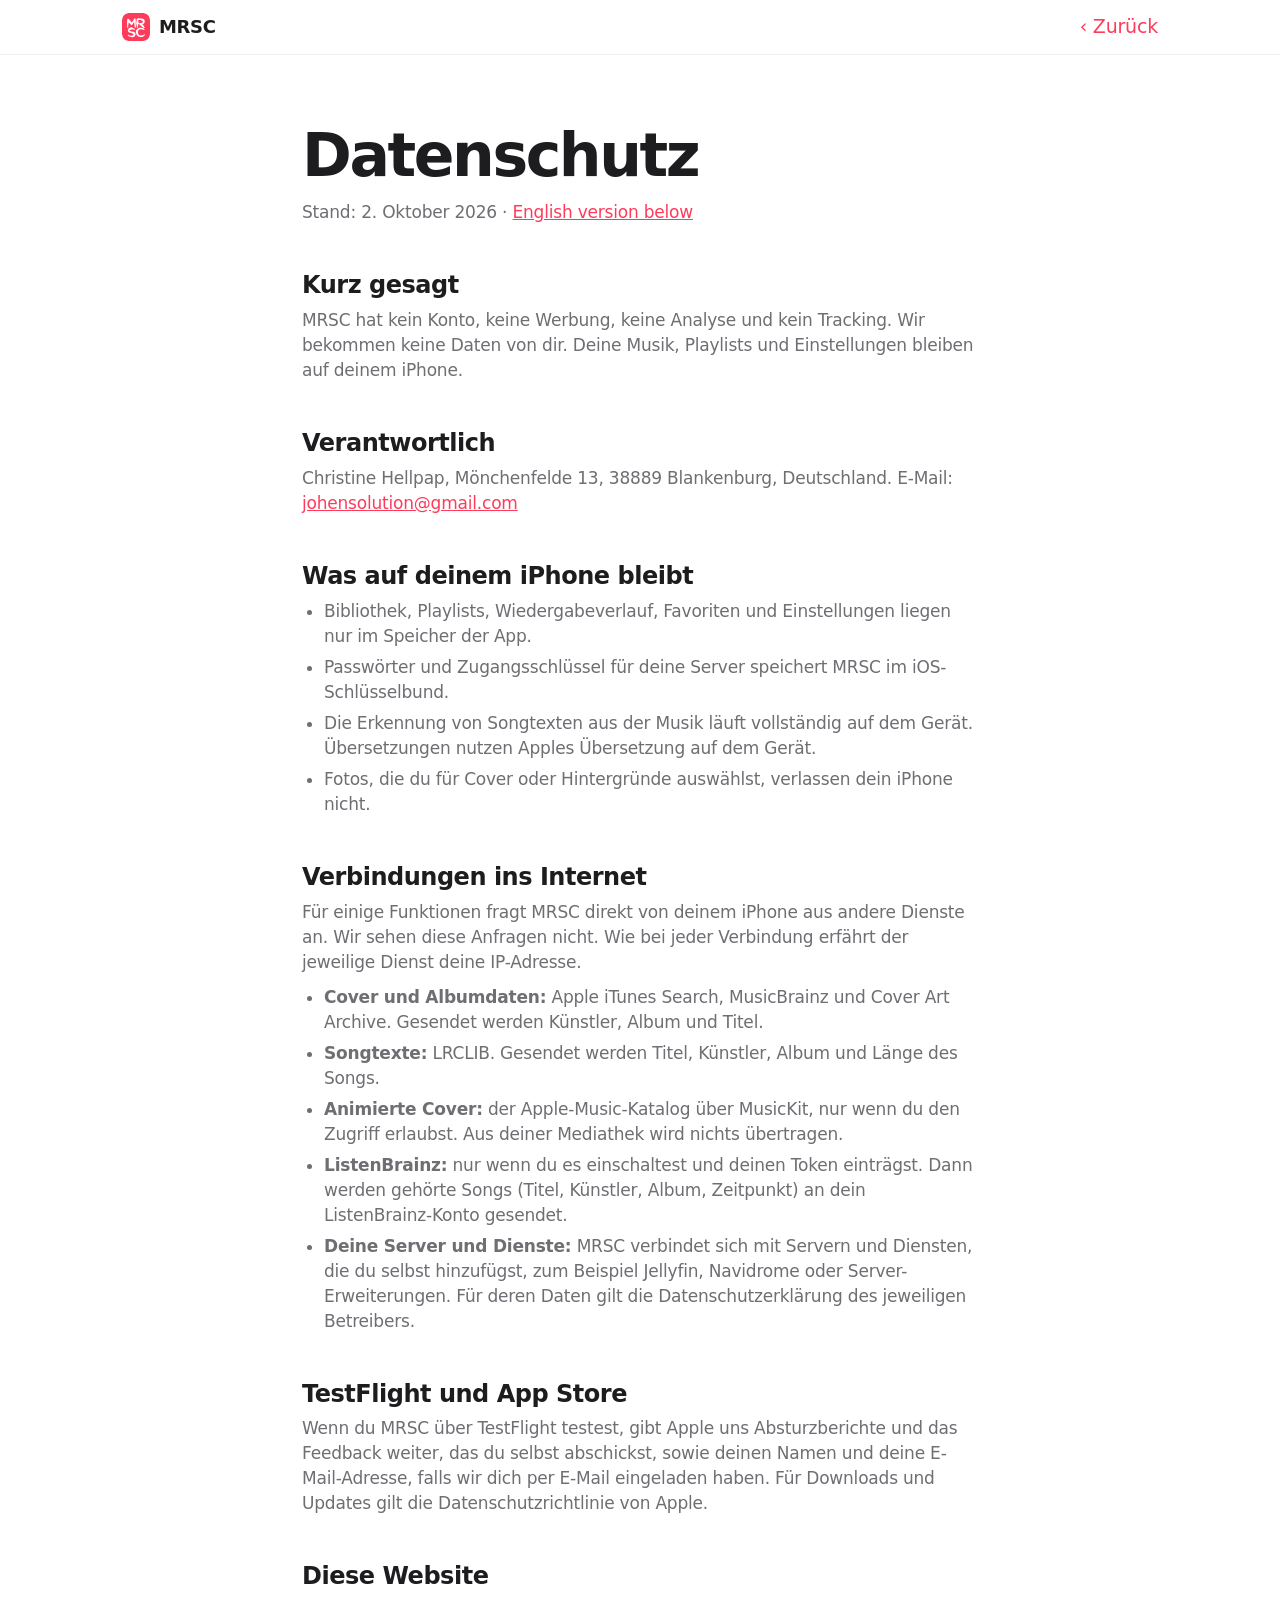
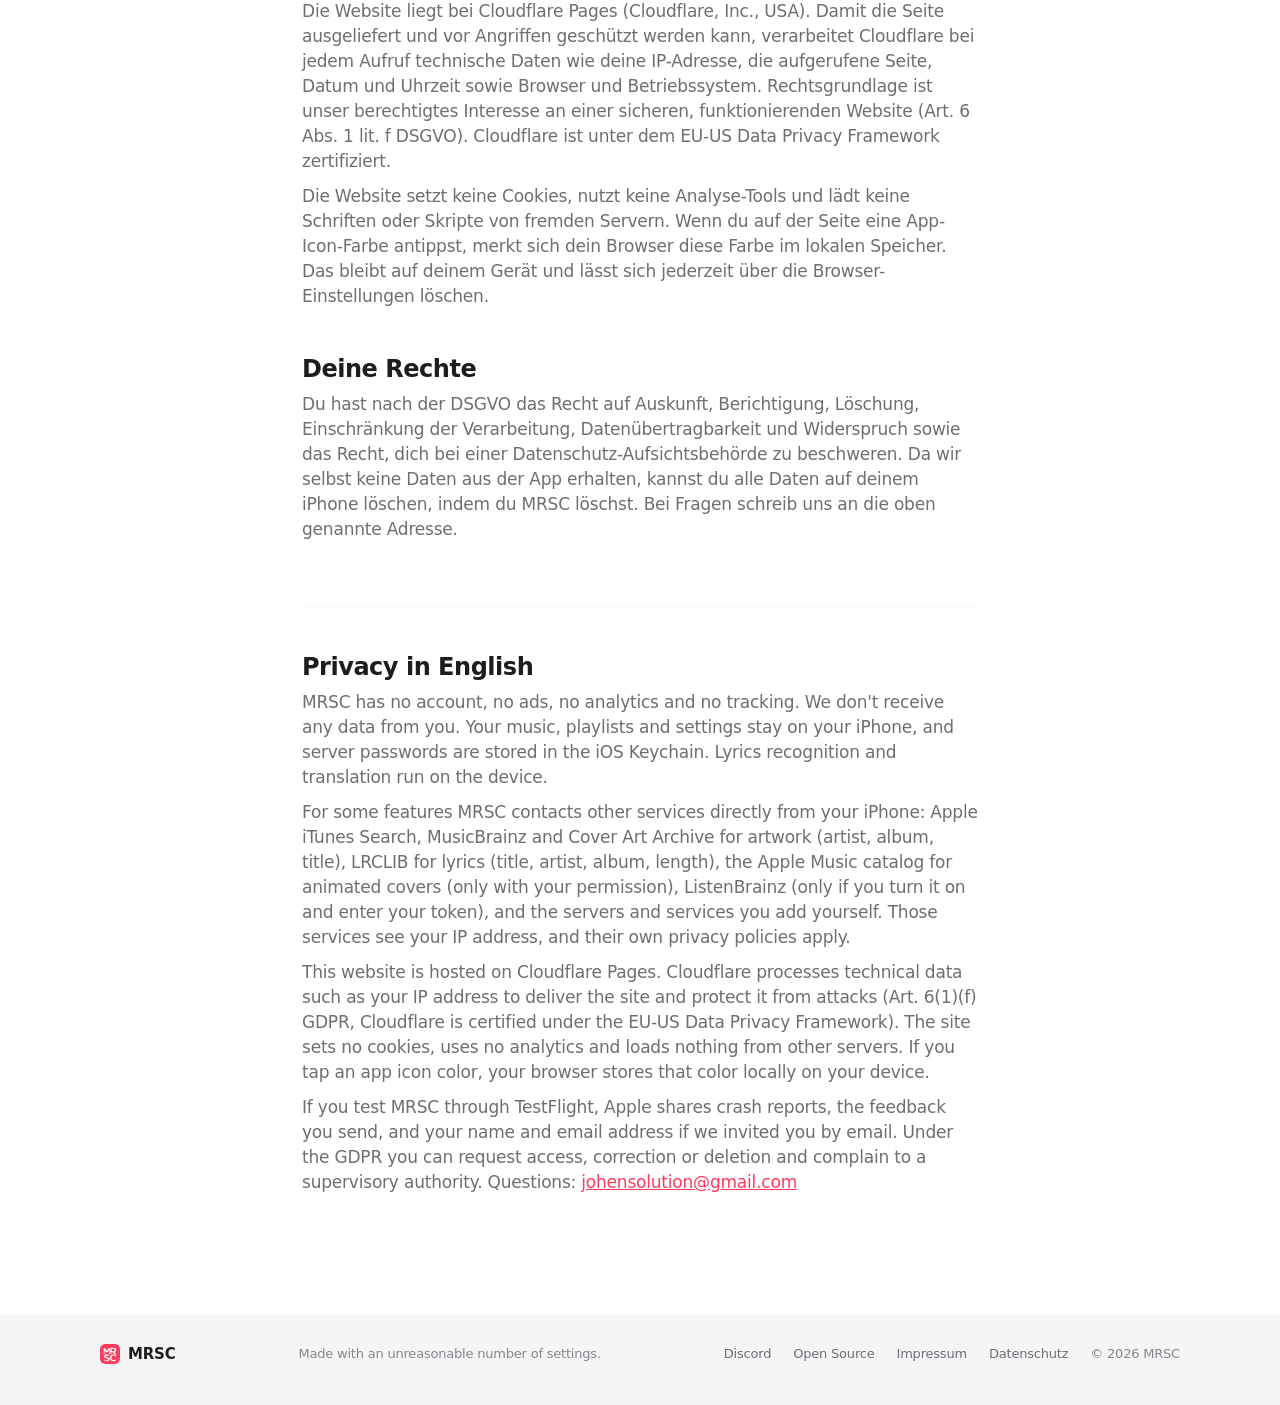
<file: website/datenschutz.html>
<!doctype html>
<html lang="de">
<head>
<meta charset="utf-8">
<meta name="viewport" content="width=device-width, initial-scale=1, viewport-fit=cover">
<title>Datenschutz · MRSC</title>
<meta name="robots" content="noindex">
<meta name="theme-color" content="#FF3B5C">
<link rel="icon" href="/favicon.ico" sizes="48x48">
<link rel="icon" href="/assets/favicon.svg" type="image/svg+xml">
<link rel="icon" href="/assets/favicon-96.png" type="image/png" sizes="96x96">
<link rel="apple-touch-icon" href="/assets/apple-touch-icon.png">
<link rel="stylesheet" href="styles.css?v=20261005">
<style>
  .legal { max-width: 720px; margin: 0 auto; padding: 70px 22px 120px; }
  .legal h1 { font-size: clamp(40px, 6vw, 60px); letter-spacing: -0.04em; }
  .legal .intro { color: var(--ink-2); margin: 14px 0 34px; }
  .legal dl { margin: 0; display: grid; grid-template-columns: 170px 1fr; gap: 18px 24px; padding: 26px 28px; border-radius: 26px; background: var(--bg-2); }
  .legal dt { font-weight: 600; color: var(--ink-2); font-size: 15px; padding-top: 2px; }
  .legal dd { margin: 0; font-size: 17px; }
  .legal h2 { font-size: 24px; letter-spacing: -0.02em; margin-top: 48px; }
  .legal p { color: var(--ink-2); margin: 10px 0 0; }
  .legal a { color: var(--accent); }
  .legal ul { color: var(--ink-2); margin: 10px 0 0; padding-left: 22px; }
  .legal li { margin: 6px 0; }
  .legal hr { border: 0; border-top: 1px solid var(--bg-2); margin: 64px 0 0; }
  @media (max-width: 560px) {
    .legal dl { grid-template-columns: 1fr; gap: 4px; padding: 22px; }
    .legal dd + dt { margin-top: 14px; }
  }
</style>
</head>
<body>

<header class="nav">
  <div class="nav-inner">
    <a class="nav-brand" href="index.html" aria-label="MRSC">
      <img src="assets/favicon.svg" alt="" width="28" height="28">
      <span>MRSC</span>
    </a>
    <a class="text-link" href="index.html">‹ Zurück</a>
  </div>
</header>

<main class="legal">
  <h1>Datenschutz</h1>
  <p class="intro">Stand: 2. Oktober 2026 · <a href="#en">English version below</a></p>

  <h2>Kurz gesagt</h2>
  <p>MRSC hat kein Konto, keine Werbung, keine Analyse und kein Tracking. Wir bekommen keine Daten von dir. Deine Musik, Playlists und Einstellungen bleiben auf deinem iPhone.</p>

  <h2>Verantwortlich</h2>
  <p>Christine Hellpap, Mönchenfelde 13, 38889 Blankenburg, Deutschland. E-Mail: <a href="mailto:johensolution@gmail.com">johensolution@gmail.com</a></p>

  <h2>Was auf deinem iPhone bleibt</h2>
  <ul>
    <li>Bibliothek, Playlists, Wiedergabeverlauf, Favoriten und Einstellungen liegen nur im Speicher der App.</li>
    <li>Passwörter und Zugangsschlüssel für deine Server speichert MRSC im iOS-Schlüsselbund.</li>
    <li>Die Erkennung von Songtexten aus der Musik läuft vollständig auf dem Gerät. Übersetzungen nutzen Apples Übersetzung auf dem Gerät.</li>
    <li>Fotos, die du für Cover oder Hintergründe auswählst, verlassen dein iPhone nicht.</li>
  </ul>

  <h2>Verbindungen ins Internet</h2>
  <p>Für einige Funktionen fragt MRSC direkt von deinem iPhone aus andere Dienste an. Wir sehen diese Anfragen nicht. Wie bei jeder Verbindung erfährt der jeweilige Dienst deine IP-Adresse.</p>
  <ul>
    <li><strong>Cover und Albumdaten:</strong> Apple iTunes Search, MusicBrainz und Cover Art Archive. Gesendet werden Künstler, Album und Titel.</li>
    <li><strong>Songtexte:</strong> LRCLIB. Gesendet werden Titel, Künstler, Album und Länge des Songs.</li>
    <li><strong>Animierte Cover:</strong> der Apple-Music-Katalog über MusicKit, nur wenn du den Zugriff erlaubst. Aus deiner Mediathek wird nichts übertragen.</li>
    <li><strong>ListenBrainz:</strong> nur wenn du es einschaltest und deinen Token einträgst. Dann werden gehörte Songs (Titel, Künstler, Album, Zeitpunkt) an dein ListenBrainz-Konto gesendet.</li>
    <li><strong>Deine Server und Dienste:</strong> MRSC verbindet sich mit Servern und Diensten, die du selbst hinzufügst, zum Beispiel Jellyfin, Navidrome oder Server-Erweiterungen. Für deren Daten gilt die Datenschutzerklärung des jeweiligen Betreibers.</li>
  </ul>

  <h2>TestFlight und App Store</h2>
  <p>Wenn du MRSC über TestFlight testest, gibt Apple uns Absturzberichte und das Feedback weiter, das du selbst abschickst, sowie deinen Namen und deine E-Mail-Adresse, falls wir dich per E-Mail eingeladen haben. Für Downloads und Updates gilt die Datenschutzrichtlinie von Apple.</p>

  <h2>Diese Website</h2>
  <p>Die Website liegt bei Cloudflare Pages (Cloudflare, Inc., USA). Damit die Seite ausgeliefert und vor Angriffen geschützt werden kann, verarbeitet Cloudflare bei jedem Aufruf technische Daten wie deine IP-Adresse, die aufgerufene Seite, Datum und Uhrzeit sowie Browser und Betriebssystem. Rechtsgrundlage ist unser berechtigtes Interesse an einer sicheren, funktionierenden Website (Art. 6 Abs. 1 lit. f DSGVO). Cloudflare ist unter dem EU-US Data Privacy Framework zertifiziert.</p>
  <p>Die Website setzt keine Cookies, nutzt keine Analyse-Tools und lädt keine Schriften oder Skripte von fremden Servern. Wenn du auf der Seite eine App-Icon-Farbe antippst, merkt sich dein Browser diese Farbe im lokalen Speicher. Das bleibt auf deinem Gerät und lässt sich jederzeit über die Browser-Einstellungen löschen.</p>

  <h2>Deine Rechte</h2>
  <p>Du hast nach der DSGVO das Recht auf Auskunft, Berichtigung, Löschung, Einschränkung der Verarbeitung, Datenübertragbarkeit und Widerspruch sowie das Recht, dich bei einer Datenschutz-Aufsichtsbehörde zu beschweren. Da wir selbst keine Daten aus der App erhalten, kannst du alle Daten auf deinem iPhone löschen, indem du MRSC löschst. Bei Fragen schreib uns an die oben genannte Adresse.</p>

  <hr id="en">

  <h2>Privacy in English</h2>
  <p>MRSC has no account, no ads, no analytics and no tracking. We don't receive any data from you. Your music, playlists and settings stay on your iPhone, and server passwords are stored in the iOS Keychain. Lyrics recognition and translation run on the device.</p>
  <p>For some features MRSC contacts other services directly from your iPhone: Apple iTunes Search, MusicBrainz and Cover Art Archive for artwork (artist, album, title), LRCLIB for lyrics (title, artist, album, length), the Apple Music catalog for animated covers (only with your permission), ListenBrainz (only if you turn it on and enter your token), and the servers and services you add yourself. Those services see your IP address, and their own privacy policies apply.</p>
  <p>This website is hosted on Cloudflare Pages. Cloudflare processes technical data such as your IP address to deliver the site and protect it from attacks (Art. 6(1)(f) GDPR, Cloudflare is certified under the EU-US Data Privacy Framework). The site sets no cookies, uses no analytics and loads nothing from other servers. If you tap an app icon color, your browser stores that color locally on your device.</p>
  <p>If you test MRSC through TestFlight, Apple shares crash reports, the feedback you send, and your name and email address if we invited you by email. Under the GDPR you can request access, correction or deletion and complain to a supervisory authority. Questions: <a href="mailto:johensolution@gmail.com">johensolution@gmail.com</a></p>
</main>

<footer class="footer">
  <div class="footer-inner">
    <span class="footer-brand"><img src="assets/favicon.svg" alt="" width="20" height="20"> MRSC</span>
    <span>Made with an unreasonable number of settings.</span>
    <span class="footer-links"><a href="https://discord.gg/kZTTJxjvQW" target="_blank" rel="noopener">Discord</a><a href="open-source.html">Open Source</a><a href="impressum.html">Impressum</a><a href="datenschutz.html">Datenschutz</a><span>© 2026 MRSC</span></span>
  </div>
</footer>

</body>
</html>
</file>
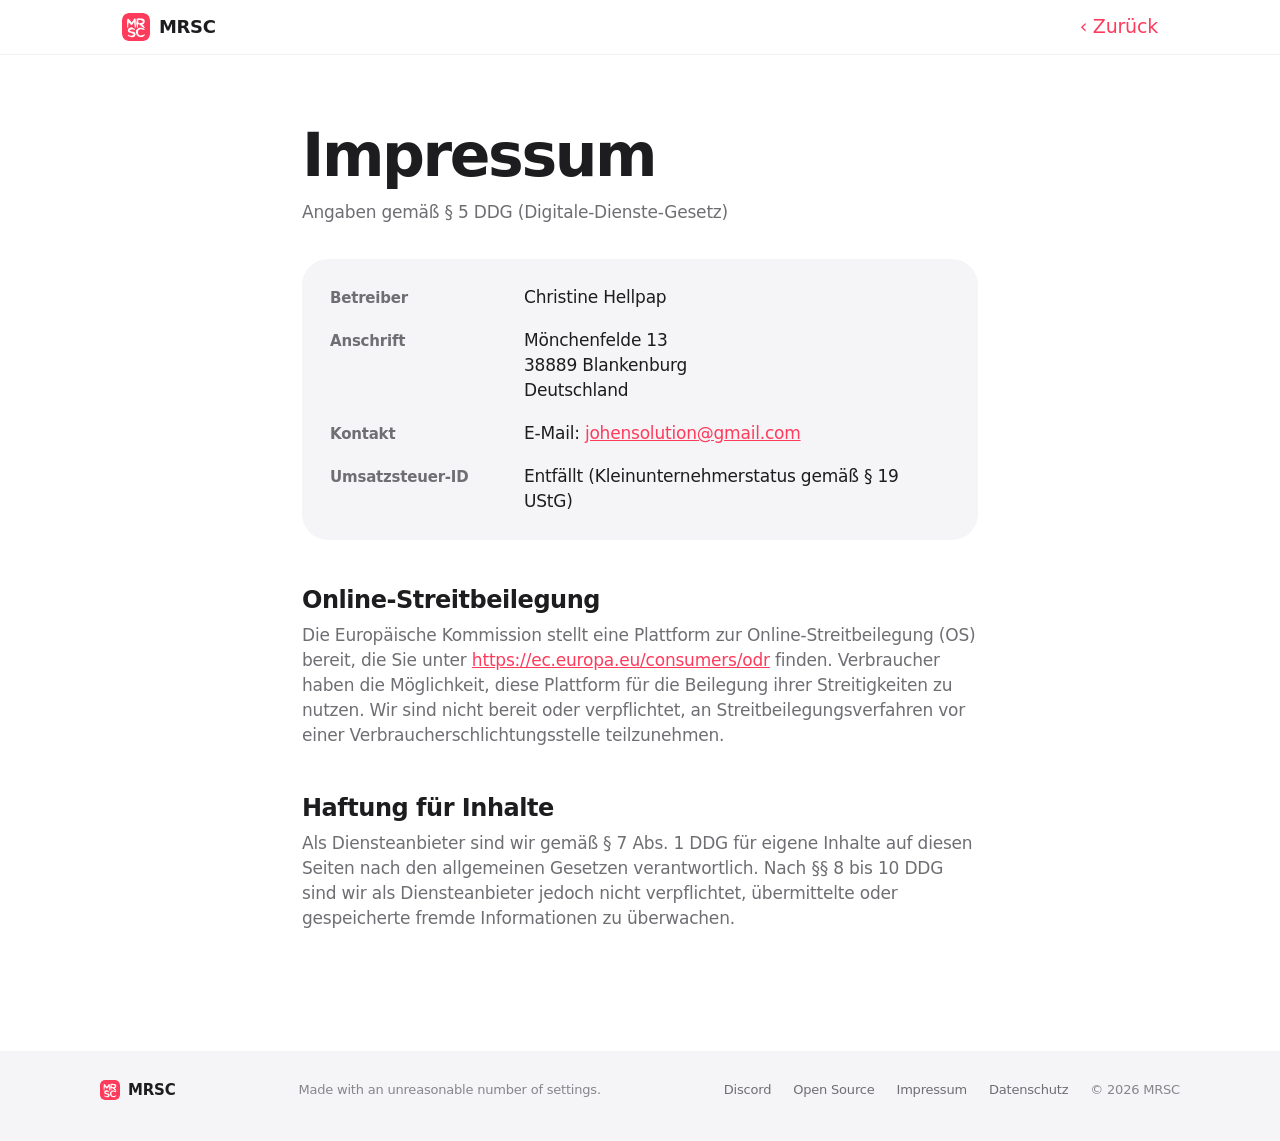
<file: website/impressum.html>
<!doctype html>
<html lang="de">
<head>
<meta charset="utf-8">
<meta name="viewport" content="width=device-width, initial-scale=1, viewport-fit=cover">
<title>Impressum · MRSC</title>
<meta name="robots" content="noindex">
<meta name="theme-color" content="#FF3B5C">
<link rel="icon" href="/favicon.ico" sizes="48x48">
<link rel="icon" href="/assets/favicon.svg" type="image/svg+xml">
<link rel="icon" href="/assets/favicon-96.png" type="image/png" sizes="96x96">
<link rel="apple-touch-icon" href="/assets/apple-touch-icon.png">
<link rel="stylesheet" href="styles.css?v=20261005">
<style>
  .legal { max-width: 720px; margin: 0 auto; padding: 70px 22px 120px; }
  .legal h1 { font-size: clamp(40px, 6vw, 60px); letter-spacing: -0.04em; }
  .legal .intro { color: var(--ink-2); margin: 14px 0 34px; }
  .legal dl { margin: 0; display: grid; grid-template-columns: 170px 1fr; gap: 18px 24px; padding: 26px 28px; border-radius: 26px; background: var(--bg-2); }
  .legal dt { font-weight: 600; color: var(--ink-2); font-size: 15px; padding-top: 2px; }
  .legal dd { margin: 0; font-size: 17px; }
  .legal h2 { font-size: 24px; letter-spacing: -0.02em; margin-top: 48px; }
  .legal p { color: var(--ink-2); margin: 10px 0 0; }
  .legal a { color: var(--accent); }
  @media (max-width: 560px) {
    .legal dl { grid-template-columns: 1fr; gap: 4px; padding: 22px; }
    .legal dd + dt { margin-top: 14px; }
  }
</style>
</head>
<body>

<header class="nav">
  <div class="nav-inner">
    <a class="nav-brand" href="index.html" aria-label="MRSC">
      <img src="assets/favicon.svg" alt="" width="28" height="28">
      <span>MRSC</span>
    </a>
    <a class="text-link" href="index.html">‹ Zurück</a>
  </div>
</header>

<main class="legal">
  <h1>Impressum</h1>
  <p class="intro">Angaben gemäß § 5 DDG (Digitale-Dienste-Gesetz)</p>

  <dl>
    <dt>Betreiber</dt>
    <dd>Christine Hellpap</dd>
    <dt>Anschrift</dt>
    <dd>Mönchenfelde 13<br>38889 Blankenburg<br>Deutschland</dd>
    <dt>Kontakt</dt>
    <dd>E-Mail: <a href="mailto:johensolution@gmail.com">johensolution@gmail.com</a></dd>
    <dt>Umsatzsteuer-ID</dt>
    <dd>Entfällt (Kleinunternehmerstatus gemäß § 19 UStG)</dd>
  </dl>

  <h2>Online-Streitbeilegung</h2>
  <p>Die Europäische Kommission stellt eine Plattform zur Online-Streitbeilegung (OS) bereit, die Sie unter <a href="https://ec.europa.eu/consumers/odr" target="_blank" rel="noopener">https://ec.europa.eu/consumers/odr</a> finden. Verbraucher haben die Möglichkeit, diese Plattform für die Beilegung ihrer Streitigkeiten zu nutzen. Wir sind nicht bereit oder verpflichtet, an Streitbeilegungsverfahren vor einer Verbraucherschlichtungsstelle teilzunehmen.</p>

  <h2>Haftung für Inhalte</h2>
  <p>Als Diensteanbieter sind wir gemäß § 7 Abs. 1 DDG für eigene Inhalte auf diesen Seiten nach den allgemeinen Gesetzen verantwortlich. Nach §§ 8 bis 10 DDG sind wir als Diensteanbieter jedoch nicht verpflichtet, übermittelte oder gespeicherte fremde Informationen zu überwachen.</p>
</main>

<footer class="footer">
  <div class="footer-inner">
    <span class="footer-brand"><img src="assets/favicon.svg" alt="" width="20" height="20"> MRSC</span>
    <span>Made with an unreasonable number of settings.</span>
    <span class="footer-links"><a href="https://discord.gg/kZTTJxjvQW" target="_blank" rel="noopener">Discord</a><a href="open-source.html">Open Source</a><a href="impressum.html">Impressum</a><a href="datenschutz.html">Datenschutz</a><span>© 2026 MRSC</span></span>
  </div>
</footer>

</body>
</html>
</file>
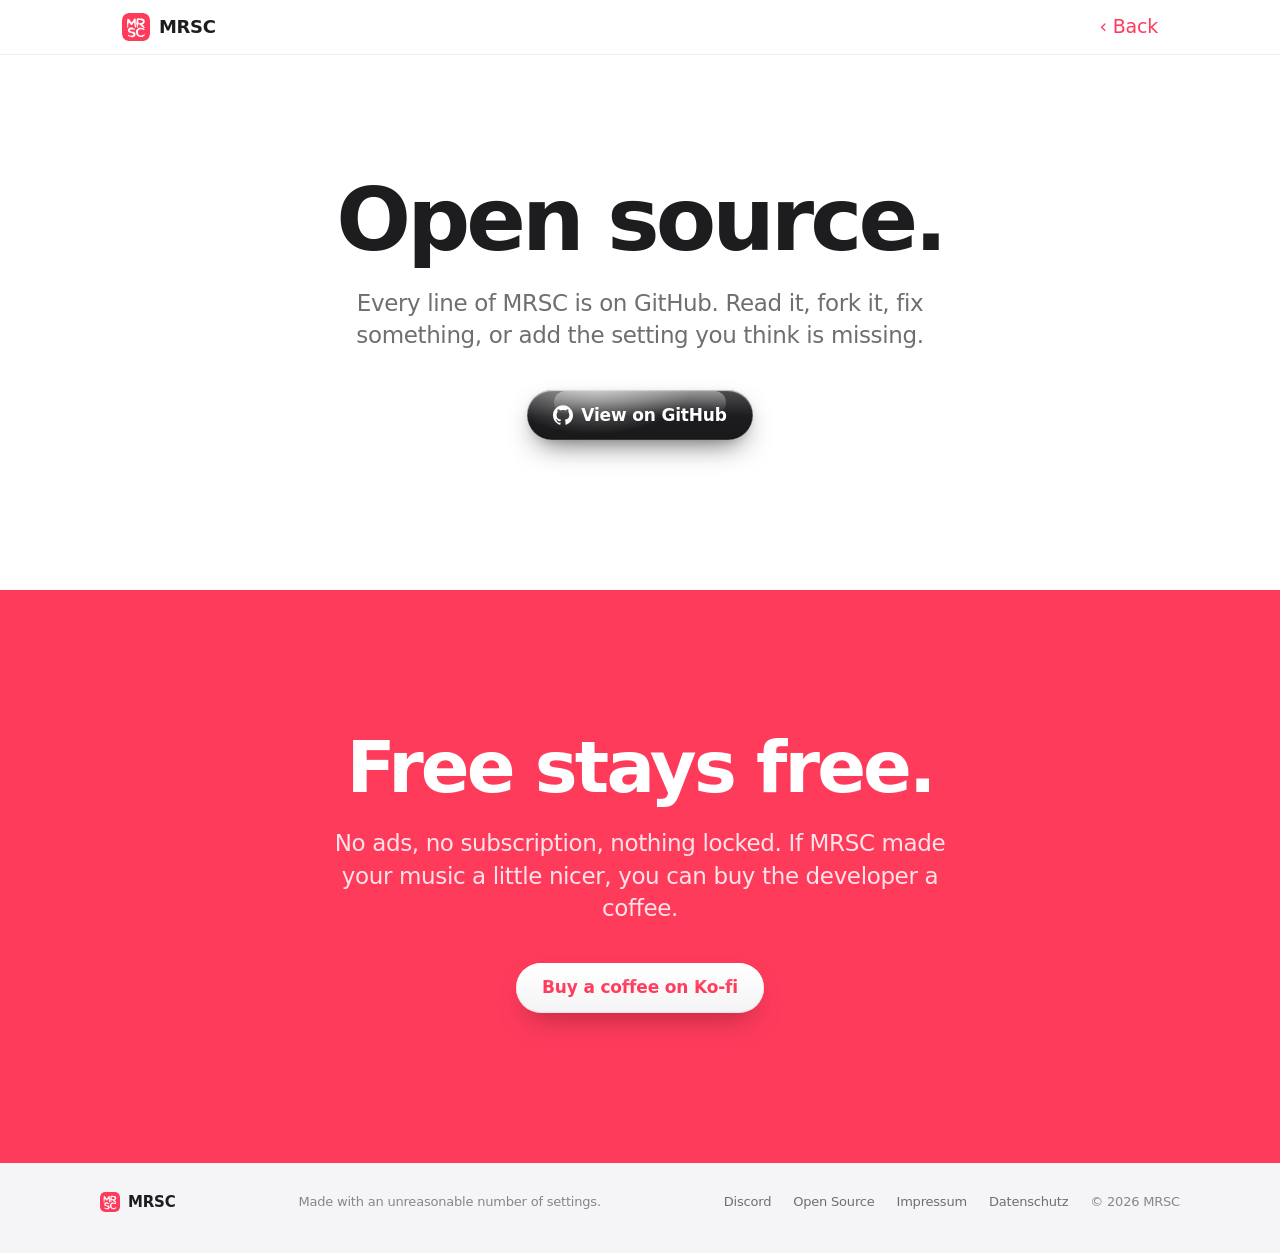
<file: website/open-source.html>
<!doctype html>
<html lang="en">
<head>
<meta charset="utf-8">
<meta name="viewport" content="width=device-width, initial-scale=1, viewport-fit=cover">
<title>Open Source · MRSC</title>
<meta name="description" content="MRSC is open source. The whole app is on GitHub. It's free, and if you like it you can buy the developer a coffee on Ko-fi.">
<link rel="canonical" href="https://mrsc.pages.dev/open-source.html">
<meta name="theme-color" content="#FF3B5C">
<link rel="icon" href="/favicon.ico" sizes="48x48">
<link rel="icon" href="/assets/favicon.svg" type="image/svg+xml">
<link rel="icon" href="/assets/favicon-96.png" type="image/png" sizes="96x96">
<link rel="apple-touch-icon" href="/assets/apple-touch-icon.png">
<link rel="stylesheet" href="styles.css?v=20261005">
<style>
  .os { text-align: center; padding: 120px 22px 150px; }
  .os .lede { max-width: 620px; }
  .os .cta-row { justify-content: center; margin-top: 38px; }
  .glass-btn--ink { --tint: #1d1d1f; }
  .glass-btn--ink svg, .os-band .glass-btn svg { fill: currentColor; stroke: none; width: 20px; height: 20px; }
  .os-band { background: var(--accent); color: #fff; text-align: center; padding: 140px 22px 150px; }
  .os-band h2 { color: #fff; }
  .os-band .lede { color: rgba(255, 255, 255, 0.86); max-width: 620px; }
  .os-band .cta-row { justify-content: center; margin-top: 38px; }
  @media (max-width: 760px) {
    .os { padding: 80px 16px 110px; }
    .os-band { padding: 100px 16px 110px; }
  }
</style>
</head>
<body>

<header class="nav">
  <div class="nav-inner">
    <a class="nav-brand" href="index.html" aria-label="MRSC">
      <img src="assets/favicon.svg" alt="" width="28" height="28">
      <span>MRSC</span>
    </a>
    <a class="text-link" href="index.html">‹ Back</a>
  </div>
</header>

<main>
  <section class="os">
    <h1>Open source.</h1>
    <p class="lede">Every line of MRSC is on GitHub. Read it, fork it, fix something, or add the setting you think is missing.</p>
    <div class="cta-row">
      <a class="glass-btn glass-btn--ink" href="https://github.com/Henkek221/mrsc" target="_blank" rel="noopener"><svg viewBox="0 0 24 24" aria-hidden="true"><path d="M12 .297c-6.63 0-12 5.373-12 12 0 5.303 3.438 9.8 8.205 11.385.6.113.82-.258.82-.577 0-.285-.01-1.04-.015-2.04-3.338.724-4.042-1.61-4.042-1.61C4.422 18.07 3.633 17.7 3.633 17.7c-1.087-.744.084-.729.084-.729 1.205.084 1.838 1.236 1.838 1.236 1.07 1.835 2.809 1.305 3.495.998.108-.776.417-1.305.76-1.605-2.665-.3-5.466-1.332-5.466-5.93 0-1.31.465-2.38 1.235-3.22-.135-.303-.54-1.523.105-3.176 0 0 1.005-.322 3.3 1.23.96-.267 1.98-.399 3-.405 1.02.006 2.04.138 3 .405 2.28-1.552 3.285-1.23 3.285-1.23.645 1.653.24 2.873.12 3.176.765.84 1.23 1.91 1.23 3.22 0 4.61-2.805 5.625-5.475 5.92.42.36.81 1.096.81 2.22 0 1.606-.015 2.896-.015 3.286 0 .315.21.69.825.57C20.565 22.092 24 17.592 24 12.297c0-6.627-5.373-12-12-12"/></svg>View on GitHub</a>
    </div>
  </section>

  <section class="os-band">
    <h2>Free stays free.</h2>
    <p class="lede">No ads, no subscription, nothing locked. If MRSC made your music a little nicer, you can buy the developer a coffee.</p>
    <div class="cta-row">
      <a class="glass-btn glass-btn--white" href="https://ko-fi.com/henrikkk" target="_blank" rel="noopener">Buy a coffee on Ko-fi</a>
    </div>
  </section>
</main>

<footer class="footer">
  <div class="footer-inner">
    <span class="footer-brand"><img src="assets/favicon.svg" alt="" width="20" height="20"> MRSC</span>
    <span>Made with an unreasonable number of settings.</span>
    <span class="footer-links"><a href="https://discord.gg/kZTTJxjvQW" target="_blank" rel="noopener">Discord</a><a href="open-source.html">Open Source</a><a href="impressum.html">Impressum</a><a href="datenschutz.html">Datenschutz</a><span>© 2026 MRSC</span></span>
  </div>
</footer>

</body>
</html>
</file>
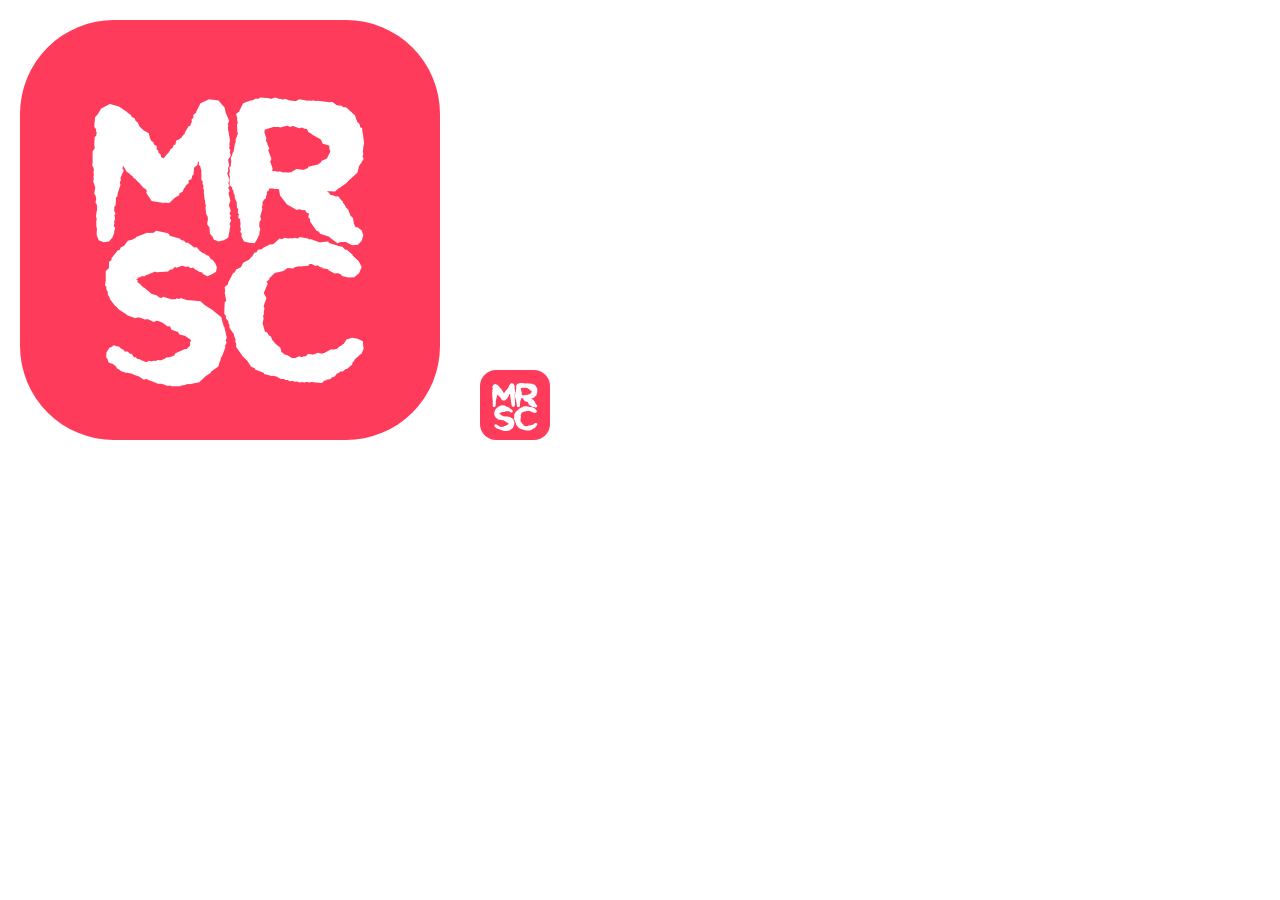
<file: Branding/wordmark/preview.html>
<body style="margin:0;background:#fff"><img src="[data-uri]" width=420 style="border-radius:94px;margin:20px"><img src="[data-uri]" width=70 style="border-radius:16px;margin:20px">
</file>
<file: website/styles.css>
/* MRSC website. Red + white, Apple-ish, a little unhinged. */

:root {
  --accent: #FF3B5C;
  --ink: #1d1d1f;
  --ink-2: #6e6e73;
  --ink-3: #86868b;
  --bg: #ffffff;
  --bg-2: #f5f5f7;
  --line: rgba(0, 0, 0, 0.08);
  --font: -apple-system, BlinkMacSystemFont, "SF Pro Display", "SF Pro Text", system-ui, "Segoe UI", Roboto, "Helvetica Neue", Arial, sans-serif;
  --ease-out: cubic-bezier(0.16, 1, 0.3, 1);
  --spring: cubic-bezier(0.34, 1.56, 0.64, 1);
  --max: 1080px;
  color-scheme: light;
}

* { box-sizing: border-box; }
html { scroll-behavior: smooth; -webkit-text-size-adjust: 100%; }
body {
  margin: 0;
  background: var(--bg);
  color: var(--ink);
  font-family: var(--font);
  font-size: 17px;
  line-height: 1.47;
  letter-spacing: -0.012em;
  -webkit-font-smoothing: antialiased;
  overflow-x: hidden;
}
body.is-splashing { overflow: hidden; }
img, svg { display: block; }
a { color: inherit; }
button { font: inherit; color: inherit; }
::selection { background: var(--accent); color: #fff; }

h1, h2, h3 { margin: 0; font-weight: 700; color: var(--ink); }
h1 { font-size: clamp(44px, 7.2vw, 88px); line-height: 1.02; letter-spacing: -0.045em; }
h2 { font-size: clamp(40px, 6vw, 72px); line-height: 1.04; letter-spacing: -0.04em; }
h2.mega { font-size: clamp(50px, 9.4vw, 124px); line-height: 0.98; letter-spacing: -0.05em; }
.subhead { font-size: clamp(26px, 3.4vw, 40px); letter-spacing: -0.03em; line-height: 1.1; }
.lede {
  font-size: clamp(19px, 2vw, 23px);
  line-height: 1.42;
  color: var(--ink-2);
  font-weight: 500;
  letter-spacing: -0.016em;
  max-width: 700px;
  margin: 22px auto 0;
}
.fine { font-size: 13px; color: var(--ink-3); margin: 14px 0 0; line-height: 1.45; }
.center { text-align: center; }

section { position: relative; }
.section-head { text-align: center; max-width: 960px; margin: 0 auto; padding: 0 22px; }
.section-head--tight { margin-top: 72px; }

/* Reveal on scroll */
.js .reveal { opacity: 0; transform: translateY(28px); transition: opacity 1s var(--ease-out), transform 1s var(--ease-out); }
.js .reveal.in { opacity: 1; transform: none; }

/* ---------- Splash ---------- */
.splash {
  position: fixed; inset: 0; z-index: 1000;
  display: grid; place-items: center;
  background: #fff;
  cursor: pointer;
}
.splash-flood { position: absolute; inset: 0; background: var(--accent); opacity: 0; }
.splash-logo { position: relative; width: min(340px, calc(100vw - 60px)); height: auto; overflow: visible; }
.splash.is-gone { display: none; }
.stamp-letter { transform-box: view-box; transform-origin: 512px 512px; opacity: 0; }
.stamp-ghost { transform-box: view-box; transform-origin: 512px 512px; opacity: 0; }

/* ---------- Glass ---------- */
.glass-btn {
  --tint: var(--accent);
  position: relative;
  display: inline-flex; align-items: center; justify-content: center; gap: 8px;
  height: 50px; padding: 0 26px;
  border: 0; border-radius: 999px;
  font: 600 17px/1 var(--font); letter-spacing: -0.01em;
  color: #fff; text-decoration: none; white-space: nowrap;
  cursor: pointer; isolation: isolate; overflow: hidden;
  background:
    linear-gradient(180deg, color-mix(in srgb, var(--tint) 78%, #fff) 0%, var(--tint) 52%, color-mix(in srgb, var(--tint) 86%, #000) 100%);
  box-shadow:
    inset 0 1px 1px rgba(255, 255, 255, 0.65),
    inset 0 -1px 2px rgba(0, 0, 0, 0.16),
    inset 0 0 0 0.5px rgba(255, 255, 255, 0.3),
    0 12px 28px -10px color-mix(in srgb, var(--tint) 75%, transparent),
    0 2px 6px rgba(0, 0, 0, 0.08);
  transition: transform 0.45s var(--spring), box-shadow 0.3s ease;
  -webkit-tap-highlight-color: transparent;
}
.glass-btn::before {
  content: ""; position: absolute; inset: 0; border-radius: inherit; z-index: -1; pointer-events: none;
  background: radial-gradient(140px 70px at var(--mx, 30%) var(--my, -10%), rgba(255, 255, 255, 0.5), transparent 70%);
  transition: opacity 0.3s;
}
.glass-btn::after {
  content: ""; position: absolute; left: 12%; right: 12%; top: 1px; height: 46%;
  border-radius: 999px; pointer-events: none;
  background: linear-gradient(180deg, rgba(255, 255, 255, 0.42), rgba(255, 255, 255, 0));
}
.glass-btn:hover { transform: scale(1.035); }
.glass-btn:active { transform: scale(0.96); transition-duration: 0.12s; }
.glass-btn:focus-visible { outline: 3px solid color-mix(in srgb, var(--tint) 45%, transparent); outline-offset: 3px; }
.glass-btn svg { width: 18px; height: 18px; fill: none; stroke: currentColor; stroke-width: 2; stroke-linecap: round; stroke-linejoin: round; }
.glass-btn svg .dot { fill: currentColor; stroke: none; }
.glass-btn--sm { height: 36px; padding: 0 16px; font-size: 14px; }
.glass-btn--white {
  color: var(--accent);
  background: linear-gradient(180deg, #fff, #f4f4f6);
  box-shadow: inset 0 1px 1px #fff, inset 0 -1px 2px rgba(0, 0, 0, 0.08), 0 14px 30px -12px rgba(0, 0, 0, 0.35);
}
.glass-btn--clear {
  background: rgba(255, 255, 255, 0.14);
  -webkit-backdrop-filter: blur(18px) saturate(160%);
  backdrop-filter: blur(18px) saturate(160%);
  box-shadow: inset 0 0 0 1px rgba(255, 255, 255, 0.38), inset 0 1px 0 rgba(255, 255, 255, 0.55);
}
.glass-btn[hidden] { display: none; }

.glass-round {
  width: 44px; height: 44px; border-radius: 50%; border: 0; padding: 0;
  display: grid; place-items: center; cursor: pointer;
  background: rgba(255, 255, 255, 0.72);
  -webkit-backdrop-filter: blur(20px) saturate(180%);
  backdrop-filter: blur(20px) saturate(180%);
  box-shadow: inset 0 1px 0 #fff, 0 0 0 0.5px rgba(0, 0, 0, 0.1), 0 6px 18px -6px rgba(0, 0, 0, 0.18);
  transition: transform 0.4s var(--spring), background 0.2s;
}
.glass-round:hover { transform: scale(1.08); }
.glass-round:active { transform: scale(0.92); }
.glass-round svg { width: 18px; height: 18px; fill: none; stroke: var(--ink); stroke-width: 2.4; stroke-linecap: round; stroke-linejoin: round; }

.glass-card {
  background: rgba(255, 255, 255, 0.78);
  -webkit-backdrop-filter: blur(30px) saturate(180%);
  backdrop-filter: blur(30px) saturate(180%);
  border-radius: 30px;
  box-shadow: 0 0 0 0.5px rgba(0, 0, 0, 0.07), 0 30px 70px -30px rgba(0, 0, 0, 0.22), inset 0 1px 0 rgba(255, 255, 255, 0.9);
}

/* ---------- Nav ---------- */
.nav {
  position: sticky; top: 0; z-index: 50;
  background: rgba(255, 255, 255, 0.72);
  -webkit-backdrop-filter: saturate(180%) blur(20px);
  backdrop-filter: saturate(180%) blur(20px);
  border-bottom: 1px solid rgba(0, 0, 0, 0.06);
}
.nav-inner { max-width: var(--max); margin: 0 auto; height: 54px; padding: 0 22px; display: flex; align-items: center; justify-content: space-between; gap: 20px; }
.nav-brand { display: flex; align-items: center; gap: 9px; text-decoration: none; font-weight: 700; font-size: 18px; letter-spacing: -0.02em; }
.nav-brand img { border-radius: 7px; }
.nav-links { display: flex; gap: 30px; }
.nav-links a { font-size: 13.5px; text-decoration: none; color: var(--ink); opacity: 0.78; transition: opacity 0.2s; }
.nav-links a:hover { opacity: 1; }
.nav-actions { display: flex; align-items: center; gap: 10px; }
.nav-discord { width: 36px; height: 36px; border-radius: 50%; display: grid; place-items: center; color: #5865F2; background: rgba(88, 101, 242, 0.1); transition: transform 0.4s var(--spring), background 0.2s; }
.nav-discord:hover { transform: scale(1.08); background: rgba(88, 101, 242, 0.18); }
.nav-discord svg { width: 20px; height: 20px; }
.nav-github { color: var(--ink); background: rgba(0, 0, 0, 0.06); }
.nav-github:hover { background: rgba(0, 0, 0, 0.1); }
.nav-github svg { fill: currentColor; }
.nav-kofi { color: #FF5E5B; background: rgba(255, 94, 91, 0.12); }
.nav-kofi:hover { background: rgba(255, 94, 91, 0.2); }
.nav-kofi svg { fill: currentColor; }
use[href="#i-discord"] { fill: currentColor; stroke: none; }
.dc-note { margin: 22px auto 0; font-size: 15px; color: var(--ink-2); }
.dc-note a { color: #5865F2; font-weight: 600; text-decoration: none; white-space: nowrap; }
.dc-note a:hover { text-decoration: underline; }
.dc-note svg { display: inline-block; width: 1.15em; height: 1.15em; margin-right: 0.3em; vertical-align: -0.22em; }

/* ---------- Hero ---------- */
/* clip only sideways, so the phone shadows can fade out below instead of ending in a hard line */
.hero { padding: 76px 0 40px; text-align: center; overflow: hidden; overflow: clip visible; }
.hero-copy { padding: 0 22px; }
.hero-icon {
  width: 112px; height: 112px; margin: 0 auto;
  border-radius: 25px;
  box-shadow: 0 22px 44px -14px color-mix(in srgb, var(--accent) 70%, transparent), 0 0 0 0.5px rgba(0, 0, 0, 0.08);
  animation: float 6s ease-in-out infinite;
}
@keyframes float { 50% { transform: translateY(-6px) rotate(-1.5deg); } }
.hero-kicker { margin: 26px 0 0; font-size: 19px; font-weight: 600; letter-spacing: -0.015em; color: var(--accent); }
.hero h1 { margin: 12px auto 0; max-width: 920px; }
.cta-row { display: flex; gap: 22px; justify-content: center; align-items: center; flex-wrap: wrap; margin-top: 36px; }
.text-link { color: var(--accent); text-decoration: none; font-size: 19px; font-weight: 500; }
.text-link:hover { text-decoration: underline; }

.hero-phones {
  --w: clamp(210px, 26vw, 320px);
  position: relative; height: calc(var(--w) * 2.2);
  max-width: 1100px; margin: 70px auto 0;
}
.hero-phone { position: absolute; left: 50%; top: 0; width: var(--w); transition: transform 1.4s var(--ease-out), opacity 1.2s var(--ease-out); }
.hero-phone--center { z-index: 3; transform: translate(-50%, 0); }
.hero-phone--left { z-index: 2; transform: translate(calc(-50% - var(--w) * 0.78), calc(10% + var(--py, 0px))) scale(0.86); }
.hero-phone--right { z-index: 2; transform: translate(calc(-50% + var(--w) * 0.78), calc(10% + var(--py, 0px))) scale(0.86); }
.js body:not(.ready) .hero-phone { opacity: 0; }
.js body:not(.ready) .hero-phone--center { transform: translate(-50%, 18%); }
.js body:not(.ready) .hero-phone--left { transform: translate(-50%, 24%) scale(0.86); }
.js body:not(.ready) .hero-phone--right { transform: translate(-50%, 24%) scale(0.86); }
.hero-phone--left { transition-delay: 0.12s; }
.hero-phone--right { transition-delay: 0.2s; }

/* ---------- Phone frame ---------- */
.phone {
  position: relative; width: 100%; aspect-ratio: 402 / 874;
  border-radius: 16.4% / 7.55%;
  padding: 1.3%;
  background: linear-gradient(140deg, #8a8a90 0%, #3b3b40 18%, #6e6e74 46%, #2c2c30 74%, #74747a 100%);
  box-shadow: 0 50px 90px -40px rgba(0, 0, 0, 0.5), 0 24px 40px -24px rgba(0, 0, 0, 0.35);
}
.phone-bezel { width: 100%; height: 100%; border-radius: 15.4% / 7.1%; background: #050506; padding: 2.6%; }
.screen {
  --pt: calc(100cqw / 402);
  position: relative; width: 100%; height: 100%;
  border-radius: 13.6% / 6.3%;
  overflow: hidden; background: #000;
  container-type: inline-size;
  isolation: isolate;
  transform: translateZ(0);
}
.screen > img.shot { position: absolute; inset: 0; width: 100%; height: 100%; object-fit: cover; z-index: 30; }
.screen > .shot-status { z-index: 35; }
.shot-status svg { fill: none; stroke: none; }
.shot-status svg.fill { fill: currentColor; }
.screen .di { position: absolute; z-index: 40; top: calc(11 * var(--pt)); left: 50%; width: calc(124 * var(--pt)); height: calc(36 * var(--pt)); transform: translateX(-50%); border-radius: 999px; background: #000; }

/* ---------- Mock: shared ---------- */
.mock { position: absolute; inset: 0; overflow: hidden; text-align: left; color: var(--m-ink, #fff); font-family: var(--m-font, var(--font)); font-stretch: var(--m-stretch, normal); letter-spacing: var(--m-track, -0.01em); text-transform: var(--m-case, none); }
.mock svg { fill: none; stroke: currentColor; stroke-width: 2.1; stroke-linecap: round; stroke-linejoin: round; }
.mock svg.fill { fill: currentColor; stroke: none; }
.m-bg { position: absolute; inset: 0; z-index: 0; }
.m-bg .cover { position: absolute; inset: -30%; width: 160%; height: 160%; filter: blur(calc(46 * var(--pt))) saturate(1.3); }
.m-bg::after { content: ""; position: absolute; inset: 0; background: var(--m-scrim, none); }
.m-tex { position: absolute; inset: 0; z-index: 25; pointer-events: none; }
.m-tex.grain { background-image: url("data:image/svg+xml,%3Csvg xmlns='http://www.w3.org/2000/svg' width='160' height='160'%3E%3Cfilter id='n'%3E%3CfeTurbulence type='fractalNoise' baseFrequency='.85' numOctaves='3' stitchTiles='stitch'/%3E%3CfeColorMatrix values='0 0 0 0 .5 0 0 0 0 .5 0 0 0 0 .5 0 0 0 1.4 -.35'/%3E%3C/filter%3E%3Crect width='100%25' height='100%25' filter='url(%23n)'/%3E%3C/svg%3E"); opacity: 0.55; mix-blend-mode: overlay; }
.m-tex.paper { background-image: url("data:image/svg+xml,%3Csvg xmlns='http://www.w3.org/2000/svg' width='300' height='300'%3E%3Cfilter id='p'%3E%3CfeTurbulence type='fractalNoise' baseFrequency='.035 .6' numOctaves='4' stitchTiles='stitch'/%3E%3CfeColorMatrix values='0 0 0 0 .55 0 0 0 0 .45 0 0 0 0 .3 0 0 0 .9 -.2'/%3E%3C/filter%3E%3Crect width='100%25' height='100%25' filter='url(%23p)'/%3E%3C/svg%3E"); opacity: 0.5; mix-blend-mode: multiply; }
.m-tex.halftone { background-image: radial-gradient(circle, color-mix(in srgb, var(--m-ink, #fff) 22%, transparent) 32%, transparent 36%); background-size: calc(7 * var(--pt)) calc(7 * var(--pt)); mix-blend-mode: normal; }
.m-tex.scanlines { background-image: repeating-linear-gradient(180deg, rgba(0, 0, 0, 0.32) 0 calc(1.2 * var(--pt)), transparent calc(1.2 * var(--pt)) calc(3.4 * var(--pt))); }
.m-tex.scanlines::after { content: ""; position: absolute; inset: 0; background: linear-gradient(180deg, transparent 40%, rgba(255, 255, 255, 0.06) 50%, transparent 60%); background-size: 100% 300%; animation: scan 6s linear infinite; }
@keyframes scan { from { background-position: 0 100%; } to { background-position: 0 -200%; } }

.m-status { position: absolute; z-index: 20; top: 0; left: 0; right: 0; height: calc(58 * var(--pt)); display: flex; align-items: center; justify-content: space-between; padding: 0 calc(34 * var(--pt)) 0 calc(44 * var(--pt)); font: 600 calc(17 * var(--pt)) / 1 var(--font); letter-spacing: -0.02em; text-transform: none; font-stretch: normal; }
.m-status .icons { display: flex; gap: calc(6 * var(--pt)); align-items: center; }
.m-status svg { height: calc(13 * var(--pt)); width: auto; }
.m-home { position: absolute; z-index: 20; bottom: calc(8 * var(--pt)); left: 50%; width: calc(140 * var(--pt)); height: calc(5 * var(--pt)); border-radius: 9px; background: currentColor; transform: translateX(-50%); opacity: 0.9; }

.gl { background: color-mix(in srgb, var(--m-ink, #fff) 14%, transparent); -webkit-backdrop-filter: blur(10px); backdrop-filter: blur(10px); box-shadow: inset 0 calc(0.6 * var(--pt)) 0 color-mix(in srgb, #fff 35%, transparent); }
.mock.is-light .gl { background: rgba(255, 255, 255, 0.72); box-shadow: inset 0 1px 0 #fff, 0 0 0 0.5px rgba(0, 0, 0, 0.08), 0 calc(6 * var(--pt)) calc(18 * var(--pt)) rgba(0, 0, 0, 0.08); }

/* ---------- Mock: Now Playing ---------- */
.np-grab { position: absolute; z-index: 10; top: calc(60 * var(--pt)); left: 50%; width: calc(40 * var(--pt)); height: calc(5 * var(--pt)); border-radius: 9px; background: currentColor; opacity: 0.35; transform: translateX(-50%); }
.np-col { position: absolute; z-index: 10; inset: calc(92 * var(--pt)) calc(24 * var(--pt)) calc(34 * var(--pt)); display: flex; flex-direction: column; gap: var(--m-gap, calc(20 * var(--pt))); }
.np-art-wrap { display: flex; justify-content: center; transition: transform 0.5s var(--spring); }
.np-col.paused .np-art-wrap { transform: scale(0.84); }
.np-art { position: relative; width: 100%; aspect-ratio: 1; overflow: hidden; border-radius: calc(20 * var(--m-corner, 1) * var(--pt)); box-shadow: 0 calc(16 * var(--pt)) calc(28 * var(--pt)) rgba(0, 0, 0, 0.45); }
.np-art .cover { position: absolute; inset: 0; }
.layout-large .np-art-wrap { margin: 0 calc(-8 * var(--pt)); }
.layout-large .np-art { border-radius: calc(12 * var(--m-corner, 1) * var(--pt)); }
.shape-sharp .np-art { border-radius: calc(2 * var(--pt)); }
.shape-circle .np-art { border-radius: 50%; width: 92%; }
.shape-arch .np-art { border-radius: 999px 999px calc(14 * var(--pt)) calc(14 * var(--pt)); width: 88%; aspect-ratio: 0.86; }
.frame-print .np-art { border: calc(10 * var(--pt)) solid #fff; }
.frame-outline .np-art { outline: calc(3 * var(--pt)) solid var(--m-ink, #fff); outline-offset: calc(4 * var(--pt)); }
.frame-glow .np-art { box-shadow: 0 0 calc(40 * var(--pt)) color-mix(in srgb, var(--m-accent) 75%, transparent), 0 0 calc(110 * var(--pt)) color-mix(in srgb, var(--m-accent) 45%, transparent); }

.np-vinyl { position: relative; width: 100%; aspect-ratio: 1; border-radius: 50%; background: radial-gradient(circle, transparent 30%, rgba(255, 255, 255, 0.03) 31%), repeating-radial-gradient(circle, #0c0c0d 0 calc(1.4 * var(--pt)), #1a1a1c calc(1.4 * var(--pt)) calc(2.8 * var(--pt))); box-shadow: 0 calc(18 * var(--pt)) calc(34 * var(--pt)) rgba(0, 0, 0, 0.5); }
.np-vinyl::before { content: ""; position: absolute; inset: 0; border-radius: 50%; background: conic-gradient(from 30deg, transparent 0 8%, rgba(255, 255, 255, 0.13) 12%, transparent 18% 50%, rgba(255, 255, 255, 0.1) 62%, transparent 68%); z-index: 2; }
.np-vinyl .disc { position: absolute; inset: 0; border-radius: 50%; animation: spin 1.8s linear infinite; }
.np-col.paused .np-vinyl .disc { animation-play-state: paused; }
.np-vinyl .label { position: absolute; inset: 31%; border-radius: 50%; overflow: hidden; }
.np-vinyl .label .cover { position: absolute; inset: 0; }
.np-vinyl .spindle { position: absolute; z-index: 3; left: 50%; top: 50%; width: calc(14 * var(--pt)); height: calc(14 * var(--pt)); margin: calc(-7 * var(--pt)) 0 0 calc(-7 * var(--pt)); border-radius: 50%; background: radial-gradient(circle at 35% 35%, #fafafa, #9a9aa0); }
@keyframes spin { to { transform: rotate(360deg); } }

.np-min { display: flex; flex-direction: column; gap: calc(30 * var(--pt)); padding-top: calc(30 * var(--pt)); }
.np-min .np-art { width: calc(130 * var(--pt)); border-radius: calc(16 * var(--m-corner, 1) * var(--pt)); }
.np-wave { display: flex; align-items: center; gap: calc(3 * var(--pt)); height: calc(150 * var(--pt)); }
.np-wave i { flex: 1; height: 30%; border-radius: 9px; background: currentColor; opacity: 0.85; animation: wave 1.1s ease-in-out infinite alternate; }
.np-col.paused .np-wave i { animation-play-state: paused; }
@keyframes wave { from { height: 12%; } to { height: var(--h, 80%); } }

.np-title { display: flex; align-items: center; gap: calc(12 * var(--pt)); }
.np-title .tt { flex: 1; min-width: 0; }
.np-title .t1 { font-size: calc(22 * var(--pt)); font-weight: 700; line-height: 1.2; white-space: nowrap; overflow: hidden; text-overflow: ellipsis; }
.np-title .t2 { font-size: calc(19 * var(--pt)); opacity: 0.6; line-height: 1.25; white-space: nowrap; overflow: hidden; text-overflow: ellipsis; }
.align-center .np-title .tt { text-align: center; }
.align-center .np-title .gc { display: none; }
.gc { flex: none; width: calc(42 * var(--pt)); height: calc(42 * var(--pt)); border-radius: 50%; display: grid; place-items: center; }
.gc svg { width: calc(18 * var(--pt)); height: calc(18 * var(--pt)); }

.np-prog .track { position: relative; height: calc(6 * var(--pt)); border-radius: 9px; background: color-mix(in srgb, var(--m-ink, #fff) 25%, transparent); overflow: hidden; }
.np-prog .fill { position: absolute; inset: 0 auto 0 0; width: 34%; background: var(--m-ink, #fff); border-radius: 9px; animation: prog 50s linear infinite; }
@keyframes prog { from { width: 22%; } to { width: 88%; } }
.np-prog .times { display: flex; justify-content: space-between; align-items: center; margin-top: calc(9 * var(--pt)); font-size: calc(12 * var(--pt)); font-weight: 500; font-variant-numeric: tabular-nums; }
.np-prog .times span { opacity: 0.6; }
.np-prog .badge { display: flex; gap: calc(4 * var(--pt)); align-items: center; font-size: calc(11 * var(--pt)); font-weight: 600; opacity: 0.55; }
.np-prog .badge svg { width: calc(12 * var(--pt)); height: calc(12 * var(--pt)); }

.np-ctrl { display: flex; align-items: center; justify-content: space-between; }
.np-ctrl.no-modes { justify-content: center; gap: calc(44 * var(--pt)); }
.np-ctrl .mode { width: calc(44 * var(--pt)); height: calc(44 * var(--pt)); display: grid; place-items: center; opacity: 0.45; }
.np-ctrl .mode svg { width: calc(19 * var(--pt)); height: calc(19 * var(--pt)); }
.np-ctrl .skip { width: calc(64 * var(--pt)); height: calc(64 * var(--pt)); display: grid; place-items: center; cursor: pointer; border-radius: 50%; transition: transform 0.3s var(--spring), background 0.2s; }
.np-ctrl .skip:active { transform: scale(0.86); background: color-mix(in srgb, var(--m-ink, #fff) 12%, transparent); }
.np-ctrl .skip svg { width: calc(34 * var(--pt)); height: calc(34 * var(--pt)); }
.np-ctrl .play { --s: var(--m-playscale, 1); width: calc(74 * var(--s) * var(--pt)); height: calc(74 * var(--s) * var(--pt)); border-radius: 50%; display: grid; place-items: center; cursor: pointer; transition: transform 0.3s var(--spring); }
.np-ctrl .play:active { transform: scale(0.9); }
.np-ctrl .play svg { width: calc(28 * var(--s) * var(--pt)); height: calc(28 * var(--s) * var(--pt)); }
.play-glass .np-ctrl .play { background: rgba(255, 255, 255, 0.92); color: rgba(0, 0, 0, 0.75); }
.mock.is-light.play-glass .np-ctrl .play { background: var(--m-ink, #111); color: color-mix(in srgb, #fff 92%, transparent); }
.play-accent .np-ctrl .play { background: var(--m-accent); color: #fff; }
.play-plain .np-ctrl .play svg { width: calc(46 * var(--s) * var(--pt)); height: calc(46 * var(--s) * var(--pt)); }

.np-bar { display: flex; align-items: center; gap: calc(10 * var(--pt)); margin-top: auto; }
.np-bar .b { flex: none; width: calc(48 * var(--pt)); height: calc(48 * var(--pt)); border-radius: 50%; display: grid; place-items: center; }
.np-bar .b svg { width: calc(18 * var(--pt)); height: calc(18 * var(--pt)); }
.np-bar .sp { flex: 1; }
.np-bar .views { flex: 1; height: calc(48 * var(--pt)); border-radius: 999px; display: flex; align-items: center; justify-content: space-around; padding: 0 calc(5 * var(--pt)); }
.np-bar .views span { flex: 1; height: calc(38 * var(--pt)); display: grid; place-items: center; border-radius: 999px; }
.np-bar .views span.on { background: color-mix(in srgb, var(--m-ink, #fff) 22%, transparent); }
.np-bar .views svg { width: calc(18 * var(--pt)); height: calc(18 * var(--pt)); }
.icons-outline .np-bar svg, .icons-outline .gc svg { stroke-width: 1.4; }

/* ---------- Mock: Lyrics ---------- */
.ly-head { position: absolute; z-index: 10; top: calc(84 * var(--pt)); left: calc(24 * var(--pt)); right: calc(24 * var(--pt)); display: flex; align-items: center; gap: calc(12 * var(--pt)); }
.ly-head .mini { position: relative; flex: none; width: calc(54 * var(--pt)); height: calc(54 * var(--pt)); border-radius: calc(9 * var(--pt)); overflow: hidden; }
.ly-head .mini .cover { position: absolute; inset: 0; }
.ly-head .t1 { font-size: calc(17 * var(--pt)); font-weight: 700; }
.ly-head .t2 { font-size: calc(15 * var(--pt)); opacity: 0.6; }
.ly-head .chips { margin-left: auto; display: flex; gap: calc(6 * var(--pt)); }
.ly-head .chips span { width: calc(34 * var(--pt)); height: calc(34 * var(--pt)); border-radius: 50%; display: grid; place-items: center; }
.ly-head .chips svg { width: calc(15 * var(--pt)); height: calc(15 * var(--pt)); }
.ly-lines { position: absolute; z-index: 10; top: calc(160 * var(--pt)); left: calc(24 * var(--pt)); right: calc(24 * var(--pt)); bottom: calc(250 * var(--pt)); overflow: hidden; -webkit-mask-image: linear-gradient(transparent, #000 12%, #000 80%, transparent); mask-image: linear-gradient(transparent, #000 12%, #000 80%, transparent); }
.ly-track { transition: transform 0.8s var(--ease-out); }
.ly-line { font-size: calc(30 * var(--pt)); font-weight: 700; line-height: 1.16; letter-spacing: -0.02em; margin: 0 0 calc(22 * var(--pt)); opacity: 0.32; filter: blur(calc(1.2 * var(--pt))); transform: scale(0.95); transform-origin: left center; transition: opacity 0.6s, filter 0.6s, transform 0.6s var(--ease-out), text-shadow 0.6s; }
.ly-line.on { opacity: 1; filter: none; transform: none; }
.glow .ly-line.on { text-shadow: 0 0 calc(18 * var(--pt)) rgba(255, 255, 255, 0.55); }
.ly-bottom { position: absolute; z-index: 10; left: calc(24 * var(--pt)); right: calc(24 * var(--pt)); bottom: calc(34 * var(--pt)); display: flex; flex-direction: column; gap: calc(18 * var(--pt)); }

/* ---------- Mock: Library ---------- */
.mock.is-light { background: #fff; }
.lib-tools { position: absolute; z-index: 10; top: calc(62 * var(--pt)); right: calc(18 * var(--pt)); display: flex; gap: calc(10 * var(--pt)); }
.lib-tools span { width: calc(40 * var(--pt)); height: calc(40 * var(--pt)); border-radius: 50%; display: grid; place-items: center; color: #111; }
.lib-tools svg { width: calc(18 * var(--pt)); height: calc(18 * var(--pt)); }
.lib-title { position: absolute; z-index: 10; top: calc(110 * var(--pt)); left: calc(18 * var(--pt)); font-size: calc(34 * var(--pt)); font-weight: 800; letter-spacing: -0.03em; color: #000; }
.lib-pins { position: absolute; z-index: 10; top: calc(166 * var(--pt)); left: calc(18 * var(--pt)); right: calc(18 * var(--pt)); display: grid; grid-template-columns: repeat(3, 1fr); gap: calc(12 * var(--pt)); }
.lib-pins .pin .cv { position: relative; aspect-ratio: 1; border-radius: calc(12 * var(--pt)); overflow: hidden; box-shadow: 0 calc(4 * var(--pt)) calc(12 * var(--pt)) rgba(0, 0, 0, 0.12); }
.lib-pins .pin .cv .cover { position: absolute; inset: 0; }
.lib-pins .pin div:last-child { font-size: calc(13 * var(--pt)); font-weight: 500; color: #111; margin-top: calc(6 * var(--pt)); white-space: nowrap; overflow: hidden; text-overflow: ellipsis; }
.lib-rows { position: absolute; z-index: 10; top: calc(340 * var(--pt)); left: calc(18 * var(--pt)); right: calc(18 * var(--pt)); }
.lib-row { display: flex; align-items: center; gap: calc(14 * var(--pt)); height: calc(56 * var(--pt)); color: #000; border-bottom: 0.5px solid rgba(0, 0, 0, 0.1); }
.lib-row .ic { flex: none; width: calc(36 * var(--pt)); height: calc(36 * var(--pt)); border-radius: calc(10 * var(--pt)); display: grid; place-items: center; color: #fff; }
.lib-row .ic svg { width: calc(18 * var(--pt)); height: calc(18 * var(--pt)); stroke-width: 2.4; }
.lib-row .nm { flex: 1; font-size: calc(19 * var(--pt)); letter-spacing: -0.02em; }
.lib-row .ct { font-size: calc(15 * var(--pt)); color: #8e8e93; }
.lib-row .ch { width: calc(9 * var(--pt)); height: calc(14 * var(--pt)); color: #c4c4c7; }
.lib-mini { position: absolute; z-index: 15; left: calc(16 * var(--pt)); right: calc(16 * var(--pt)); bottom: calc(100 * var(--pt)); height: calc(62 * var(--pt)); border-radius: 999px; display: flex; align-items: center; gap: calc(10 * var(--pt)); padding: 0 calc(16 * var(--pt)) 0 calc(12 * var(--pt)); color: #000; }
.lib-mini .cv { position: relative; flex: none; width: calc(38 * var(--pt)); height: calc(38 * var(--pt)); border-radius: calc(9 * var(--pt)); overflow: hidden; }
.lib-mini .cv .cover { position: absolute; inset: 0; }
.lib-mini .tt { flex: 1; min-width: 0; line-height: 1.2; }
.lib-mini .t1 { font-size: calc(14 * var(--pt)); font-weight: 600; }
.lib-mini .t2 { font-size: calc(11 * var(--pt)); color: #8e8e93; }
.lib-mini .pl { width: calc(34 * var(--pt)); height: calc(34 * var(--pt)); border-radius: 50%; display: grid; place-items: center; box-shadow: inset 0 0 0 calc(2.5 * var(--pt)) color-mix(in srgb, var(--m-accent) 25%, transparent); position: relative; }
.lib-mini .pl::after { content: ""; position: absolute; inset: 0; border-radius: 50%; background: conic-gradient(var(--m-accent) 0 38%, transparent 38%); -webkit-mask: radial-gradient(circle, transparent calc(14.5 * var(--pt)), #000 calc(15 * var(--pt))); mask: radial-gradient(circle, transparent calc(14.5 * var(--pt)), #000 calc(15 * var(--pt))); }
.lib-mini svg { width: calc(16 * var(--pt)); height: calc(16 * var(--pt)); }
.lib-bar { position: absolute; z-index: 15; left: calc(16 * var(--pt)); right: calc(16 * var(--pt)); bottom: calc(26 * var(--pt)); display: flex; align-items: center; justify-content: space-between; }
.lib-bar .round { width: calc(62 * var(--pt)); height: calc(62 * var(--pt)); border-radius: 50%; display: grid; place-items: center; color: var(--m-accent); }
.lib-bar .round svg { width: calc(24 * var(--pt)); height: calc(24 * var(--pt)); stroke-width: 2.6; }
.lib-bar .tabs { height: calc(62 * var(--pt)); width: calc(190 * var(--pt)); border-radius: 999px; display: flex; align-items: center; padding: calc(4 * var(--pt)); color: #000; }
.lib-bar .tabs span { flex: 1; height: 100%; border-radius: 999px; display: flex; flex-direction: column; align-items: center; justify-content: center; gap: calc(2 * var(--pt)); font-size: calc(10 * var(--pt)); font-weight: 600; }
.lib-bar .tabs span.on { background: rgba(0, 0, 0, 0.06); color: var(--m-accent); }
.lib-bar .tabs svg { width: calc(22 * var(--pt)); height: calc(22 * var(--pt)); }

/* ---------- Covers ---------- */
.cover { overflow: hidden; background: #333; }
.cover::after { content: ""; position: absolute; inset: 0; pointer-events: none; background-image: url("data:image/svg+xml,%3Csvg xmlns='http://www.w3.org/2000/svg' width='140' height='140'%3E%3Cfilter id='n'%3E%3CfeTurbulence type='fractalNoise' baseFrequency='.9' numOctaves='2' stitchTiles='stitch'/%3E%3CfeColorMatrix values='0 0 0 0 .5 0 0 0 0 .5 0 0 0 0 .5 0 0 0 1.3 -.4'/%3E%3C/filter%3E%3Crect width='100%25' height='100%25' filter='url(%23n)'/%3E%3C/svg%3E"); mix-blend-mode: overlay; opacity: 0.55; }
.cover > svg { position: absolute; inset: 0; width: 100%; height: 100%; }

/* ---------- Customize ---------- */
.customize { padding: 140px 0 40px; }
.swear { position: relative; display: inline-block; color: var(--accent); white-space: nowrap; }
.swear-word { display: inline-block; transition: transform 0.5s var(--spring), opacity 0.25s; }
.swear-word.flip { transform: rotateX(90deg); opacity: 0; }
.brush-underline { position: absolute; left: -2%; right: -2%; bottom: -0.1em; width: 104%; height: 0.32em; overflow: visible; }
.brush-underline path { fill: none; stroke: var(--accent); stroke-width: 9; stroke-linecap: round; stroke-dasharray: 520; stroke-dashoffset: 520; transition: stroke-dashoffset 0.9s var(--ease-out) 0.35s; filter: url(#rough); opacity: 0.9; }
.reveal.in .brush-underline path, .no-js .brush-underline path { stroke-dashoffset: 0; }
.mom-toggle {
  margin: 26px auto 0; display: inline-flex; align-items: center; gap: 10px;
  border: 0; background: var(--bg-2); border-radius: 999px; padding: 7px 16px 7px 8px;
  font-size: 14px; font-weight: 500; color: var(--ink-2); cursor: pointer;
  transition: background 0.2s;
}
.mom-toggle:hover { background: #ececf0; }
.mom-switch { position: relative; width: 38px; height: 23px; border-radius: 999px; background: #d1d1d6; transition: background 0.25s; }
.mom-switch span { position: absolute; top: 2px; left: 2px; width: 19px; height: 19px; border-radius: 50%; background: #fff; box-shadow: 0 2px 5px rgba(0, 0, 0, 0.2); transition: transform 0.35s var(--spring); }
.mom-toggle[aria-pressed="true"] .mom-switch { background: #34c759; }
.mom-toggle[aria-pressed="true"] .mom-switch span { transform: translateX(15px); }

.carousel { --card: clamp(232px, 25vw, 300px); margin-top: 40px; position: relative; }
.carousel-track {
  display: flex; gap: clamp(20px, 3vw, 40px);
  overflow-x: auto; overscroll-behavior-x: contain;
  scroll-snap-type: x mandatory; scrollbar-width: none;
  padding: 40px calc(50vw - var(--card) / 2) 10px;
  cursor: grab;
}
.carousel-track::-webkit-scrollbar { display: none; }
.carousel-track.dragging { scroll-snap-type: none; cursor: grabbing; }
.carousel-track.dragging * { pointer-events: none; }
.car-card { flex: 0 0 var(--card); scroll-snap-align: center; transform: scale(var(--s, 1)); opacity: var(--o, 1); transition: transform 0.12s linear, opacity 0.12s linear; user-select: none; -webkit-user-select: none; }
.car-flip { display: block; perspective: 1800px; cursor: pointer; border-radius: 16% / 7.5%; outline: none; }
.car-flip:focus-visible .phone { outline: 3px solid color-mix(in srgb, var(--accent) 50%, transparent); outline-offset: 4px; }
.flip-inner { position: relative; transform-style: preserve-3d; transition: transform 0.9s cubic-bezier(0.3, 1.35, 0.5, 1); }
.car-flip[aria-pressed="true"] .flip-inner { transform: rotateY(180deg); }
.flip-face { -webkit-backface-visibility: hidden; backface-visibility: hidden; }
.flip-back { position: absolute; inset: 0; transform: rotateY(180deg); }
.flip-hint { display: inline-flex; align-items: center; gap: 7px; margin-top: 14px; height: 34px; padding: 0 14px; border: 0; border-radius: 999px; background: var(--bg-2); color: var(--ink); font-size: 14px; font-weight: 600; cursor: pointer; transition: transform 0.4s var(--spring), background 0.2s; }
.flip-hint:hover { background: #ebebef; }
.flip-hint:active { transform: scale(0.94); }
.flip-hint svg { width: 16px; height: 16px; fill: none; stroke: var(--accent); stroke-width: 2.2; stroke-linecap: round; stroke-linejoin: round; transition: transform 0.6s var(--spring); }
.car-flip[aria-pressed="true"] + .car-cap .flip-hint svg { transform: rotate(180deg); }
.car-cap { text-align: center; margin-top: 30px; opacity: var(--c, 1); }
.car-cap .nm { font-size: 22px; font-weight: 700; letter-spacing: -0.025em; display: inline-flex; align-items: center; gap: 8px; }
.car-cap .nm i { width: 12px; height: 12px; border-radius: 50%; background: var(--sw); box-shadow: inset 0 0 0 1px rgba(0, 0, 0, 0.12); }
.car-cap p { margin: 6px auto 0; font-size: 16px; color: var(--ink-2); max-width: 300px; line-height: 1.4; }
.carousel-ui { display: flex; align-items: center; justify-content: center; gap: 14px; margin-top: 30px; }
.carousel-dots { display: flex; gap: 8px; align-items: center; padding: 0 8px; height: 44px; border-radius: 999px; background: var(--bg-2); padding: 0 16px; }
.carousel-dots button { width: 8px; height: 8px; border-radius: 99px; border: 0; padding: 0; background: #c7c7cc; cursor: pointer; transition: width 0.4s var(--spring), background 0.3s; }
.carousel-dots button[aria-selected="true"] { width: 24px; background: var(--accent); }
#carPlay .i-play { display: none; }
#carPlay.paused .i-play { display: block; fill: var(--ink); }
#carPlay.paused .i-pause { display: none; }

/* ---------- Chips ---------- */
.chip { border: 0; cursor: pointer; height: 32px; padding: 0 13px; border-radius: 999px; background: var(--bg-2); font-size: 14px; font-weight: 500; color: var(--ink); transition: background 0.2s, color 0.2s, transform 0.3s var(--spring); }
.chip:hover { background: #e9e9ee; }
.chip:active { transform: scale(0.94); }
.chip[aria-pressed="true"] { background: var(--ink); color: #fff; }

/* ---------- Every knob ---------- */
.knobs { padding: 150px 0 40px; overflow: hidden; }
.knob-phones { display: flex; justify-content: center; align-items: flex-start; margin: 70px auto 0; padding: 0 22px; max-width: 1180px; }
.knob-phone { flex: 0 0 clamp(150px, 17vw, 214px); margin: 0 -12px; transform: translateY(var(--y)) rotate(var(--r)); transition: transform 0.6s var(--spring); position: relative; z-index: 1; }
.knob-phone--mid { z-index: 3; }
.knob-phone:nth-child(2), .knob-phone:nth-child(4) { z-index: 2; }
.knob-phone:hover { transform: translateY(calc(var(--y) - 18px)) rotate(var(--r)) scale(1.04); z-index: 4; }
.knob-phone figcaption { text-align: center; margin-top: 14px; font-size: 14px; font-weight: 600; color: var(--ink-2); }
.knob-phone .phone { box-shadow: 0 40px 70px -36px rgba(0, 0, 0, 0.5), 0 18px 30px -20px rgba(0, 0, 0, 0.3); }
.knob-wall { margin-top: 80px; display: flex; flex-direction: column; gap: 12px; -webkit-mask-image: linear-gradient(90deg, transparent, #000 8%, #000 92%, transparent); mask-image: linear-gradient(90deg, transparent, #000 8%, #000 92%, transparent); }
.knob-row { overflow: hidden; }
.knob-track { display: flex; gap: 10px; width: max-content; animation: marquee 90s linear infinite; }
.knob-row.rev .knob-track { animation-direction: reverse; animation-duration: 110s; }
.knob-row:nth-child(3) .knob-track { animation-duration: 100s; }
.knob-wall:hover .knob-track { animation-play-state: paused; }
.knob { flex: none; height: 44px; display: inline-flex; align-items: center; padding: 0 18px; border-radius: 999px; background: var(--bg-2); font-size: 16px; font-weight: 600; letter-spacing: -0.015em; color: var(--ink); white-space: nowrap; }
.knob.hot { background: var(--accent); color: #fff; }

/* ---------- all in one app btw ---------- */
.btw { padding: 220px 22px 100px; text-align: center; overflow: hidden; }
.btw-inner { position: relative; display: inline-block; font-size: clamp(54px, 10.5vw, 150px); padding: 0.45em 0.55em 0.5em; }
.btw-text { margin: 0; font-size: 1em; font-weight: 800; letter-spacing: -0.055em; line-height: 0.98; color: var(--ink); }
.btw-text span { color: var(--accent); font-style: italic; letter-spacing: -0.03em; }
.btw-boar, .btw-skull { position: absolute; height: auto; pointer-events: none; user-select: none; -webkit-user-select: none; -webkit-user-drag: none; }
.btw-boar { left: -0.4em; top: -0.95em; width: 1.6em; transform: rotate(-9deg); }
.btw-skull { right: -0.22em; bottom: -0.38em; width: 1em; transform: rotate(14deg); }

/* ---------- Features ---------- */
.features { padding: 160px 0 40px; }
.bento { max-width: var(--max); margin: 60px auto 0; padding: 0 22px; display: grid; grid-template-columns: repeat(3, minmax(0, 1fr)); grid-auto-flow: dense; gap: 20px; }
.tile { position: relative; overflow: hidden; border-radius: 32px; background: var(--bg-2); padding: 34px; min-height: 440px; display: flex; flex-direction: column; gap: 26px; }
.tile--wide { grid-column: span 2; }
.tile--tall { grid-row: span 2; }
.tile--dark { background: #0c0c0e; color: #f5f5f7; }
.tile--dark h3 { color: #f5f5f7; }
.tile h3 { font-size: clamp(26px, 2.6vw, 32px); line-height: 1.08; letter-spacing: -0.03em; }
.tile p { margin: 12px 0 0; color: var(--ink-2); font-size: 17px; line-height: 1.45; max-width: 520px; }
.tile--dark p { color: rgba(245, 245, 247, 0.62); }
.tile-copy .glass-btn { margin-top: 20px; }

/* Sources */
.sleeves { margin-top: auto; display: grid; grid-template-columns: repeat(4, minmax(0, 1fr)); gap: 16px; padding-right: 8%; }
.sleeve { position: relative; aspect-ratio: 1; }
.sleeve .rec { position: absolute; inset: 4%; border-radius: 50%; background: radial-gradient(circle, var(--c) 0 17%, #111 17.5% 19%, transparent 19.5%), repeating-radial-gradient(circle, #111 0 2px, #1d1d20 2px 4px); transition: transform 0.9s var(--spring); box-shadow: 0 8px 20px rgba(0, 0, 0, 0.25); }
.sleeve .jacket { position: relative; z-index: 2; height: 100%; border-radius: 8px; background: var(--c); color: #fff; padding: 14px; display: flex; flex-direction: column; justify-content: space-between; box-shadow: 0 14px 30px -14px color-mix(in srgb, var(--c) 90%, #000), inset 0 1px 0 rgba(255, 255, 255, 0.35); }
.sleeve .jacket::before { content: ""; position: absolute; inset: 0; border-radius: inherit; background: linear-gradient(135deg, rgba(255, 255, 255, 0.28), transparent 45%); pointer-events: none; }
.sleeve .jacket svg { width: 28px; height: 28px; fill: none; stroke: #fff; stroke-width: 2; stroke-linecap: round; stroke-linejoin: round; }
.sleeve .jacket b { font-size: 16px; letter-spacing: -0.02em; line-height: 1.15; display: block; }
.sleeve .jacket small { font-size: 12.5px; opacity: 0.85; line-height: 1.25; display: block; margin-top: 3px; }
.tile--sources.in .sleeve .rec { transform: translateX(34%) rotate(40deg); }
.tile--sources.in .sleeve:hover .rec { transform: translateX(48%) rotate(120deg); }

/* Lyrics */
.lyrics-demo { position: relative; margin-top: auto; flex: 1; min-height: 360px; display: flex; flex-direction: column; }
.lyrics-demo .ld-head { display: flex; align-items: center; gap: 12px; }
.lyrics-demo .ld-head .cv { position: relative; width: 46px; height: 46px; border-radius: 9px; overflow: hidden; flex: none; }
.lyrics-demo .ld-head .cv .cover { position: absolute; inset: 0; }
.lyrics-demo .ld-head b { display: block; font-size: 15px; }
.lyrics-demo .ld-head small { display: block; font-size: 13px; color: rgba(255, 255, 255, 0.55); }
.lyrics-demo .ld-tr { margin-left: auto; border: 0; cursor: pointer; height: 32px; padding: 0 13px; border-radius: 999px; background: rgba(255, 255, 255, 0.12); color: #fff; font-size: 13px; font-weight: 600; transition: background 0.2s; }
.lyrics-demo .ld-tr[aria-pressed="true"] { background: #fff; color: #000; }
.ld-view { position: relative; flex: 1; overflow: hidden; margin-top: 20px; -webkit-mask-image: linear-gradient(transparent, #000 14%, #000 78%, transparent); mask-image: linear-gradient(transparent, #000 14%, #000 78%, transparent); }
.ld-track { position: absolute; left: 0; right: 0; top: 0; transition: transform 0.9s var(--ease-out); }
.ld-line { font-size: clamp(25px, 2.5vw, 31px); font-weight: 700; line-height: 1.15; letter-spacing: -0.025em; margin-bottom: 22px; color: rgba(255, 255, 255, 0.28); filter: blur(1.2px); transform: scale(0.96); transform-origin: left; transition: color 0.5s, filter 0.5s, transform 0.6s var(--ease-out); }
.ld-line.on { filter: none; transform: none; color: rgba(255, 255, 255, 0.28); }
.ld-line .w { transition: color 0.25s, text-shadow 0.25s; }
.ld-line.on .w.lit { color: #fff; text-shadow: 0 0 18px rgba(255, 255, 255, 0.45); }
.ld-line.past { color: rgba(255, 255, 255, 0.38); }
.ld-line small { display: block; font-size: 0.55em; font-weight: 600; letter-spacing: -0.01em; color: rgba(255, 255, 255, 0.45); margin-top: 6px; max-height: 0; opacity: 0; overflow: hidden; transition: max-height 0.5s var(--ease-out), opacity 0.4s; }
.translating .ld-line small { max-height: 3em; opacity: 1; }

/* Search */
.search-demo { margin-top: auto; }
.search-pill { display: flex; align-items: center; gap: 10px; height: 52px; padding: 0 18px; border-radius: 999px; background: #fff; box-shadow: 0 0 0 0.5px rgba(0, 0, 0, 0.08), 0 10px 30px -14px rgba(0, 0, 0, 0.25); font-size: 17px; font-weight: 500; }
.search-pill svg { flex: none; width: 19px; height: 19px; fill: none; stroke: var(--accent); stroke-width: 2.4; stroke-linecap: round; }
.search-pill .caret { width: 2px; height: 22px; background: var(--accent); border-radius: 2px; animation: blink 1s steps(1) infinite; margin-left: -6px; }
@keyframes blink { 50% { opacity: 0; } }
.tapes { display: flex; flex-wrap: wrap; gap: 10px; min-height: 92px; padding: 22px 4px 0; align-content: flex-start; }
.tape {
  display: inline-flex; align-items: center; height: 34px; padding: 0 14px;
  border-radius: 3px; background: #121214; color: #fff;
  font-size: 14px; font-weight: 800; letter-spacing: 0.14em; text-transform: uppercase;
  text-shadow: 0 1px 0 rgba(255, 255, 255, 0.28), 0 -1px 0 rgba(0, 0, 0, 0.7);
  box-shadow: inset 0 1px 0 rgba(255, 255, 255, 0.14), inset 0 -2px 0 rgba(0, 0, 0, 0.4), 0 6px 14px -6px rgba(0, 0, 0, 0.5);
  transform: rotate(var(--r, 0deg)) scale(0.6); opacity: 0;
  transition: transform 0.6s var(--spring), opacity 0.3s;
}
.tape.red { background: var(--accent); }
.tape.in { transform: rotate(var(--r, 0deg)); opacity: 1; }

/* Mix */
.mix-demo { position: relative; margin-top: auto; height: 190px; }
.mix-wave { position: absolute; left: 0; right: 0; top: 18px; height: 88px; display: flex; align-items: center; gap: 3px; }
.mix-wave i { flex: 1; border-radius: 9px; height: var(--h); }
.mix-wave--a i { background: var(--accent); }
.mix-wave--b i { background: var(--ink); }
.mix-wave--a { -webkit-mask-image: linear-gradient(90deg, #000 30%, transparent 85%); mask-image: linear-gradient(90deg, #000 30%, transparent 85%); animation: mixA 7s ease-in-out infinite alternate; }
.mix-wave--b { -webkit-mask-image: linear-gradient(90deg, transparent 15%, #000 70%); mask-image: linear-gradient(90deg, transparent 15%, #000 70%); animation: mixB 7s ease-in-out infinite alternate; }
@keyframes mixA { from { opacity: 1; } to { opacity: 0.15; } }
@keyframes mixB { from { opacity: 0.15; } to { opacity: 1; } }
.mix-fader { position: absolute; left: 10%; right: 10%; top: 132px; height: 6px; border-radius: 9px; background: rgba(0, 0, 0, 0.1); }
.mix-fader span { position: absolute; top: 50%; left: 0; width: 46px; height: 28px; margin: -14px 0 0 -23px; border-radius: 8px; background: linear-gradient(180deg, #fff, #e6e6ea); box-shadow: 0 0 0 0.5px rgba(0, 0, 0, 0.15), 0 4px 10px rgba(0, 0, 0, 0.18), inset 0 -2px 0 rgba(0, 0, 0, 0.06); animation: fader 7s ease-in-out infinite alternate; }
.mix-fader span::after { content: ""; position: absolute; left: 50%; top: 6px; bottom: 6px; width: 2px; margin-left: -1px; background: var(--accent); border-radius: 2px; }
@keyframes fader { from { left: 0; } to { left: 100%; } }
.mix-label { position: absolute; left: 50%; bottom: 0; transform: translateX(-50%); white-space: nowrap; font-size: 13px; font-weight: 600; color: var(--ink-2); background: #fff; border-radius: 999px; padding: 6px 14px; box-shadow: 0 0 0 0.5px rgba(0, 0, 0, 0.08); }
.mix-label::before { content: ""; display: inline-block; width: 7px; height: 7px; border-radius: 50%; background: #34c759; margin-right: 7px; vertical-align: 1px; animation: pulse 1.2s ease-in-out infinite; }
@keyframes pulse { 50% { opacity: 0.3; } }

/* EQ */
.eq-demo { margin-top: auto; }
.eq-chips { display: flex; flex-wrap: wrap; gap: 6px; margin-bottom: 18px; }
.eq-faders { display: grid; grid-template-columns: repeat(10, 1fr); gap: 4px; height: 170px; }
.eq-f { position: relative; display: flex; flex-direction: column; align-items: center; }
.eq-f .rail { position: relative; flex: 1; width: 4px; border-radius: 9px; background: rgba(0, 0, 0, 0.1); }
.eq-f .rail::before { content: ""; position: absolute; left: -3px; right: -3px; top: 50%; height: 1px; background: rgba(0, 0, 0, 0.15); }
.eq-f .knob { position: absolute; left: 50%; top: var(--y, 50%); width: 20px; height: 13px; margin: -6.5px 0 0 -10px; border-radius: 5px; background: linear-gradient(180deg, color-mix(in srgb, var(--accent) 70%, #fff), var(--accent)); box-shadow: 0 3px 8px color-mix(in srgb, var(--accent) 50%, transparent), inset 0 1px 0 rgba(255, 255, 255, 0.5); transition: top 0.9s var(--spring); }
.eq-f small { font-size: 10px; color: var(--ink-3); margin-top: 8px; font-weight: 600; font-variant-numeric: tabular-nums; }

/* Covers */
.tile--covers { flex-direction: row; align-items: center; }
.tile--covers .tile-copy { flex: 0 0 38%; }
.cover-grid { flex: 1; display: grid; grid-template-columns: repeat(4, 1fr); gap: 12px; perspective: 900px; }
.cover-grid .cv { position: relative; aspect-ratio: 1; border-radius: 12px; overflow: hidden; box-shadow: 0 12px 24px -12px rgba(0, 0, 0, 0.45); transition: transform 0.7s var(--spring); }
.cover-grid .cv .cover { position: absolute; inset: 0; }
.cover-grid .cv.flip { transform: rotateY(90deg) scale(0.9); transition-duration: 0.22s; transition-timing-function: ease-in; }
.cover-grid .cv span { position: absolute; z-index: 2; left: 8px; bottom: 7px; font-size: 11px; font-weight: 700; color: #fff; text-shadow: 0 1px 6px rgba(0, 0, 0, 0.5); }

/* App icons */
.icon-picker { margin-top: auto; display: grid; grid-template-columns: repeat(3, 1fr); gap: 18px 14px; }
.icon-opt { border: 0; background: none; padding: 0; cursor: pointer; display: flex; flex-direction: column; align-items: center; gap: 8px; font-size: 13px; font-weight: 500; color: var(--ink-2); }
.icon-opt .ico { position: relative; width: 100%; max-width: 76px; aspect-ratio: 1; border-radius: 22.5%; background: var(--c); box-shadow: 0 10px 20px -10px color-mix(in srgb, var(--c) 80%, #000), inset 0 1px 0 rgba(255, 255, 255, 0.3); transition: transform 0.4s var(--spring), box-shadow 0.3s; }
.icon-opt .ico svg { width: 100%; height: 100%; }
.icon-opt:hover .ico { transform: scale(1.06) rotate(-2deg); }
.icon-opt[aria-checked="true"] .ico { box-shadow: 0 0 0 3px var(--bg-2), 0 0 0 5.5px var(--c), 0 10px 20px -10px color-mix(in srgb, var(--c) 80%, #000); }
.icon-opt[aria-checked="true"] { color: var(--ink); font-weight: 600; }

/* Vinyl toy */
.vinyl-stage { flex: 1; display: grid; place-items: center; padding: 6px 0 4px; }
.vinyl { position: relative; width: min(100%, 320px); aspect-ratio: 1; border-radius: 50%; cursor: grab; touch-action: none; user-select: none; -webkit-user-select: none; background: repeating-radial-gradient(circle, #101012 0 1.5px, #1e1e21 1.5px 3px); box-shadow: 0 30px 50px -20px rgba(0, 0, 0, 0.8), inset 0 0 0 6px #0a0a0b; }
.vinyl:active { cursor: grabbing; }
.vinyl::after { content: ""; position: absolute; inset: 0; border-radius: 50%; pointer-events: none; background: conic-gradient(from 20deg, transparent 0 6%, rgba(255, 255, 255, 0.16) 11%, transparent 17% 50%, rgba(255, 255, 255, 0.12) 61%, transparent 67%); }
.vinyl-label { position: absolute; inset: 33%; border-radius: 50%; background: var(--accent); display: grid; place-items: center; transform: rotate(var(--rot, 0deg)); }
.vinyl-label::before { content: ""; position: absolute; width: 9%; height: 9%; border-radius: 50%; background: #0c0c0e; }
.vinyl-label span { position: absolute; top: 20%; font-size: 10px; font-weight: 800; letter-spacing: 0.12em; color: #fff; }
.vinyl-label::after { content: "MRSC"; position: absolute; bottom: 20%; font-size: 13px; font-weight: 800; letter-spacing: 0.08em; color: #fff; }

/* Everywhere */
.tile--everywhere { flex-direction: row; align-items: center; }
.tile--everywhere .tile-copy { flex: 0 0 40%; }
.everywhere { flex: 1; display: flex; flex-direction: column; gap: 26px; align-items: center; }
.island { display: flex; align-items: center; gap: 10px; height: 46px; max-width: 100%; padding: 0 18px 0 12px; border-radius: 999px; background: #000; color: #fff; font-size: 14px; font-weight: 600; box-shadow: 0 18px 30px -16px rgba(0, 0, 0, 0.6); transition: width 0.6s var(--spring); overflow: hidden; }
.island-dot { flex: none; width: 24px; height: 24px; border-radius: 50%; background: var(--accent); display: grid; place-items: center; animation: islandPulse 1.6s ease-in-out infinite; }
.island-dot::after { content: "”"; font-size: 18px; font-weight: 800; line-height: 1; margin-top: 6px; }
@keyframes islandPulse { 50% { transform: scale(0.82); } }
.island-text { white-space: nowrap; overflow: hidden; text-overflow: ellipsis; transition: opacity 0.3s, transform 0.4s var(--ease-out); }
.island-text.swap { opacity: 0; transform: translateY(8px); }
.ew-widgets { width: min(100%, 340px); height: auto; border-radius: 26px; box-shadow: 0 24px 40px -24px rgba(0, 0, 0, 0.35); }
.ew-chips { display: flex; flex-wrap: wrap; gap: 8px; justify-content: center; }
.ew-chip { background: #fff; border-radius: 999px; padding: 8px 14px; font-size: 14px; font-weight: 500; box-shadow: 0 0 0 0.5px rgba(0, 0, 0, 0.08); }

/* Organize */
.org-list { margin-top: auto; display: flex; flex-direction: column; gap: 8px; }
.org-item { display: flex; align-items: center; gap: 12px; background: #fff; border-radius: 14px; padding: 11px 14px; font-size: 15px; font-weight: 500; box-shadow: 0 0 0 0.5px rgba(0, 0, 0, 0.06); }
.org-item .ck { flex: none; width: 22px; height: 22px; border-radius: 50%; box-shadow: inset 0 0 0 2px #d1d1d6; display: grid; place-items: center; transition: background 0.3s, box-shadow 0.3s; }
.org-item .ck svg { width: 13px; height: 13px; fill: none; stroke: #fff; stroke-width: 3; stroke-linecap: round; stroke-linejoin: round; opacity: 0; transform: scale(0.5); transition: opacity 0.2s, transform 0.4s var(--spring); }
.org-item.done .ck { background: #34c759; box-shadow: none; }
.org-item.done .ck svg { opacity: 1; transform: none; }
.org-item s { color: var(--ink-3); text-decoration-thickness: 1.5px; }
.org-item > span:nth-child(2) { flex: 1; min-width: 0; white-space: nowrap; overflow: hidden; text-overflow: ellipsis; }
.org-item em { font-style: normal; color: var(--ink-3); font-size: 14px; font-variant-numeric: tabular-nums; white-space: nowrap; }
.org-done { text-align: center; font-weight: 600; color: #34c759; font-size: 15px; height: 22px; opacity: 0; transition: opacity 0.4s; }
.org-done.show { opacity: 1; }

/* ---------- Left out ---------- */
.leftout { margin-top: 160px; background: var(--accent); color: #fff; padding: 140px 22px; text-align: center; }
.leftout-kicker { font-size: 19px; font-weight: 600; opacity: 0.85; margin: 0 0 30px; }
.leftout-lines { max-width: 1000px; margin: 0 auto; }
.leftout-lines p { margin: 0; font-size: clamp(38px, 6.4vw, 84px); font-weight: 800; letter-spacing: -0.045em; line-height: 1.06; opacity: var(--o, 0.28); transition: opacity 0.25s linear; }
.leftout-lines p:last-child { margin-top: 0.5em; }

/* ---------- Trusted ---------- */
.trusted { padding: 150px 0 40px; }
.trusted h2 sup { color: var(--accent); font-size: 0.55em; top: -0.7em; position: relative; vertical-align: baseline; }
.marquee { margin-top: 50px; overflow: hidden; -webkit-mask-image: linear-gradient(90deg, transparent, #000 10%, #000 90%, transparent); mask-image: linear-gradient(90deg, transparent, #000 10%, #000 90%, transparent); }
.marquee-track { display: flex; width: max-content; animation: marquee 48s linear infinite; }
.marquee:hover .marquee-track { animation-play-state: paused; }
.marquee--reverse .marquee-track { animation-direction: reverse; animation-duration: 70s; }
.marquee--reverse { margin-top: 30px; padding: 20px 0 44px; }
@keyframes marquee { to { transform: translateX(-50%); } }
.logo { flex: none; display: flex; align-items: center; height: 90px; padding: 0 38px; color: #9a9aa0; transition: color 0.3s; white-space: nowrap; }
.logo:hover { color: var(--ink); }
.logo.l-serif { font: italic 600 34px/1 ui-serif, "New York", Georgia, serif; letter-spacing: -0.02em; }
.logo.l-heavy { font-size: 26px; font-weight: 900; letter-spacing: -0.04em; text-transform: uppercase; }
.logo.l-wide { font-size: 21px; font-weight: 700; letter-spacing: 0.32em; text-transform: uppercase; }
.logo.l-mono { font: 600 20px/1 ui-monospace, "SF Mono", Menlo, monospace; letter-spacing: -0.02em; }
.logo.l-round { font: 800 28px/1 ui-rounded, "SF Pro Rounded", var(--font); letter-spacing: -0.03em; }
.logo.l-thin { font-size: 30px; font-weight: 300; letter-spacing: -0.03em; }
.logo.l-strike { font-size: 26px; font-weight: 800; letter-spacing: -0.03em; text-decoration: line-through; text-decoration-thickness: 3px; }
.logo small { font-size: 12px; font-weight: 600; letter-spacing: 0; margin-left: 8px; font-style: normal; text-transform: none; font-family: var(--font); opacity: 0.8; }
.logo .face { width: 52px; height: 52px; margin-right: 12px; filter: grayscale(1) contrast(1.05); opacity: 0.75; transition: filter 0.3s, opacity 0.3s, transform 0.5s var(--spring); }
.logo:hover .face { filter: none; opacity: 1; transform: rotate(-8deg) scale(1.15); }
.logo .mark { display: inline-grid; place-items: center; width: 34px; height: 34px; border-radius: 9px; background: currentColor; margin-right: 10px; }
.logo .mark::after { content: attr(data-l); color: #fff; font: 800 17px/1 var(--font); }

.review { flex: none; width: 330px; margin: 0 10px; background: var(--bg-2); border-radius: 24px; padding: 22px 24px; }
.review .stars { color: var(--accent); letter-spacing: 2px; font-size: 15px; }
.review q { display: block; margin-top: 10px; font-size: 17px; font-weight: 600; letter-spacing: -0.02em; line-height: 1.35; quotes: "“" "”"; }
.review .who { display: flex; align-items: center; gap: 10px; margin-top: 14px; }
.review .face { flex: none; width: 40px; height: 40px; border-radius: 50%; background: #fff; box-shadow: 0 0 0 0.5px rgba(0, 0, 0, 0.06); }
.review cite { display: block; font-size: 14px; color: var(--ink-3); font-style: normal; line-height: 1.3; }
#reviewTrack { align-items: center; }
.dc-card { display: block; background: #5865F2; color: #fff; text-decoration: none; transition: transform 0.45s var(--spring), background 0.2s; }
.dc-card:hover { transform: translateY(-4px); background: #4E5BE0; }
.dc-card .dc-logo { display: block; width: 26px; height: 20px; color: #fff; }
.dc-card q { quotes: none; color: #fff; font-size: 19px; letter-spacing: -0.025em; }
.dc-card .face { border-radius: 12px; background: #FF3B5C; box-shadow: none; }
.dc-card cite { color: #fff; font-weight: 600; }
.dc-card cite small { display: block; font-size: 13px; font-weight: 500; color: rgba(255, 255, 255, 0.7); }
.dc-card .dc-go { margin-left: auto; width: 36px; height: 36px; border-radius: 50%; display: grid; place-items: center; background: #fff; color: #5865F2; font-size: 18px; font-weight: 700; transition: transform 0.45s var(--spring); }
.dc-card:hover .dc-go { transform: translateX(3px); }
.kf-card { background: #FF5E5B; }
.kf-card:hover { background: #F04F4C; }
.kf-card .dc-logo { fill: currentColor; width: 26px; height: 26px; }
.kf-card .dc-logo path:last-child { fill: #FF5E5B; }
.kf-card .face { box-shadow: 0 0 0 2px #fff; }
.kf-card .dc-go { color: #FF5E5B; }

/* ---------- At a glance ---------- */
.glance { padding: 150px 22px 0; }
.glance-list { max-width: 900px; margin: 50px auto 0; padding: 8px 34px; border-radius: 32px; background: var(--bg-2); }
.glance-list > div { display: grid; grid-template-columns: 200px 1fr; gap: 24px; padding: 18px 0; border-top: 1px solid var(--line); }
.glance-list > div:first-child { border-top: 0; }
.glance-list dt { font-weight: 600; font-size: 17px; }
.glance-list dd { margin: 0; color: var(--ink-2); font-size: 17px; }

/* ---------- FAQ ---------- */
.faq { padding: 150px 22px 40px; }
.faq-list { max-width: 820px; margin: 50px auto 0; }
.faq details { border-bottom: 1px solid var(--line); interpolate-size: allow-keywords; }
.faq details::details-content { height: 0; overflow: clip; transition: height 0.45s var(--ease-out), content-visibility 0.45s allow-discrete; }
.faq details[open]::details-content { height: auto; }
.faq summary { list-style: none; cursor: pointer; display: flex; align-items: center; justify-content: space-between; gap: 20px; padding: 24px 0; font-size: clamp(19px, 2vw, 23px); font-weight: 600; letter-spacing: -0.02em; }
.faq summary::-webkit-details-marker { display: none; }
.faq summary::after { content: ""; flex: none; width: 30px; height: 30px; border-radius: 50%; background: var(--bg-2) url("data:image/svg+xml,%3Csvg xmlns='http://www.w3.org/2000/svg' viewBox='0 0 24 24'%3E%3Cpath d='M12 6v12M6 12h12' stroke='%231d1d1f' stroke-width='2.4' stroke-linecap='round'/%3E%3C/svg%3E") center / 16px no-repeat; transition: transform 0.45s var(--spring), background-color 0.2s; }
.faq details[open] summary::after { transform: rotate(45deg); background-color: #e8e8ed; }
.faq details p { margin: 0 0 26px; color: var(--ink-2); font-size: 18px; max-width: 700px; }

/* ---------- Finale ---------- */
.finale { margin-top: 150px; background: var(--accent); color: #fff; text-align: center; padding: 120px 22px 130px; overflow: hidden; }
.finale-logo { width: clamp(170px, 22vw, 240px); height: auto; margin: 0 auto; overflow: visible; }
.finale h2 { color: #fff; margin-top: 30px; }
.finale .lede { color: rgba(255, 255, 255, 0.86); }
.finale .glass-btn svg { width: 20px; height: 20px; }
.finale-note { margin: 30px 0 0; font-size: 15px; color: rgba(255, 255, 255, 0.8); }
.finale-note a { color: #fff; font-weight: 600; text-decoration: none; white-space: nowrap; }
.finale-note a:hover { text-decoration: underline; }
.finale-note svg { display: inline-block; width: 1.2em; height: 1.2em; margin: 0 0.3em 0 0.2em; vertical-align: -0.25em; fill: #fff; }
.finale-note svg path:last-child { fill: var(--accent); }

/* ---------- Footer ---------- */
.footer { background: var(--bg-2); padding: 28px 22px 40px; font-size: 13px; color: var(--ink-3); }
.footer-inner { max-width: var(--max); margin: 0 auto; display: flex; flex-wrap: wrap; gap: 10px 26px; align-items: center; justify-content: space-between; }
.footer-brand { display: inline-flex; align-items: center; gap: 8px; font-weight: 700; color: var(--ink); font-size: 15px; }
.footer-brand img { border-radius: 5px; }
.footer-links { display: inline-flex; gap: 22px; }
.footer-links a { color: var(--ink-2); text-decoration: none; }
.footer-links a:hover { color: var(--ink); text-decoration: underline; }

/* ---------- Responsive ---------- */
@media (max-width: 1000px) {
  .bento { grid-template-columns: repeat(2, minmax(0, 1fr)); }
  .tile--tall { grid-row: auto; }
  .tile--covers, .tile--everywhere { flex-direction: column; align-items: stretch; }
  .tile--covers .tile-copy, .tile--everywhere .tile-copy { flex: none; }
}
@media (max-width: 760px) {
  .nav-links { display: none; }
  .hero { padding-top: 54px; }
  .hero-phones { --w: min(56vw, 250px); }
  .hero-phone--left { transform: translate(calc(-50% - var(--w) * 0.62), calc(10% + var(--py, 0px))) scale(0.8); }
  .hero-phone--right { transform: translate(calc(-50% + var(--w) * 0.62), calc(10% + var(--py, 0px))) scale(0.8); }
  .customize, .knobs, .features, .trusted, .faq, .glance { padding-top: 100px; }
  .glance-list { padding: 4px 22px; border-radius: 26px; }
  .glance-list > div { grid-template-columns: 1fr; gap: 4px; padding: 16px 0; }
  .hero-kicker { font-size: 16px; }
  .chip { height: 30px; padding: 0 11px; font-size: 13px; }
  .knob-phones { justify-content: flex-start; overflow-x: auto; scroll-snap-type: x mandatory; scrollbar-width: none; padding: 20px 16px 30px; margin-top: 40px; gap: 14px; }
  .knob-phones::-webkit-scrollbar { display: none; }
  .knob-phone { flex-basis: 52vw; margin: 0; transform: none; scroll-snap-align: center; }
  .knob-phone:hover { transform: none; }
  .knob-wall { margin-top: 40px; }
  .knob { height: 38px; font-size: 14px; padding: 0 14px; }
  .btw { padding-top: 140px; }
  .bento { grid-template-columns: minmax(0, 1fr); padding: 0 16px; gap: 14px; }
  .tile--wide { grid-column: auto; }
  .tile { padding: 26px; min-height: 0; border-radius: 28px; }
  .sleeves { grid-template-columns: repeat(2, minmax(0, 1fr)); padding-right: 16%; }
  .cover-grid { grid-template-columns: repeat(4, 1fr); gap: 8px; }
  .leftout { margin-top: 110px; padding: 100px 16px; }
  .finale { margin-top: 110px; }
  .review { width: 280px; }
  .logo { padding: 0 24px; height: 72px; }
}
@media (prefers-reduced-motion: reduce) {
  html { scroll-behavior: auto; }
  .marquee-track, .knob-track, .hero-icon, .np-vinyl .disc, .np-wave i, .mix-wave, .mix-fader span, .island-dot, .m-tex.scanlines::after { animation: none !important; }
  .marquee { overflow-x: auto; }
  .js .reveal { opacity: 1; transform: none; transition: none; }
}
</file>
